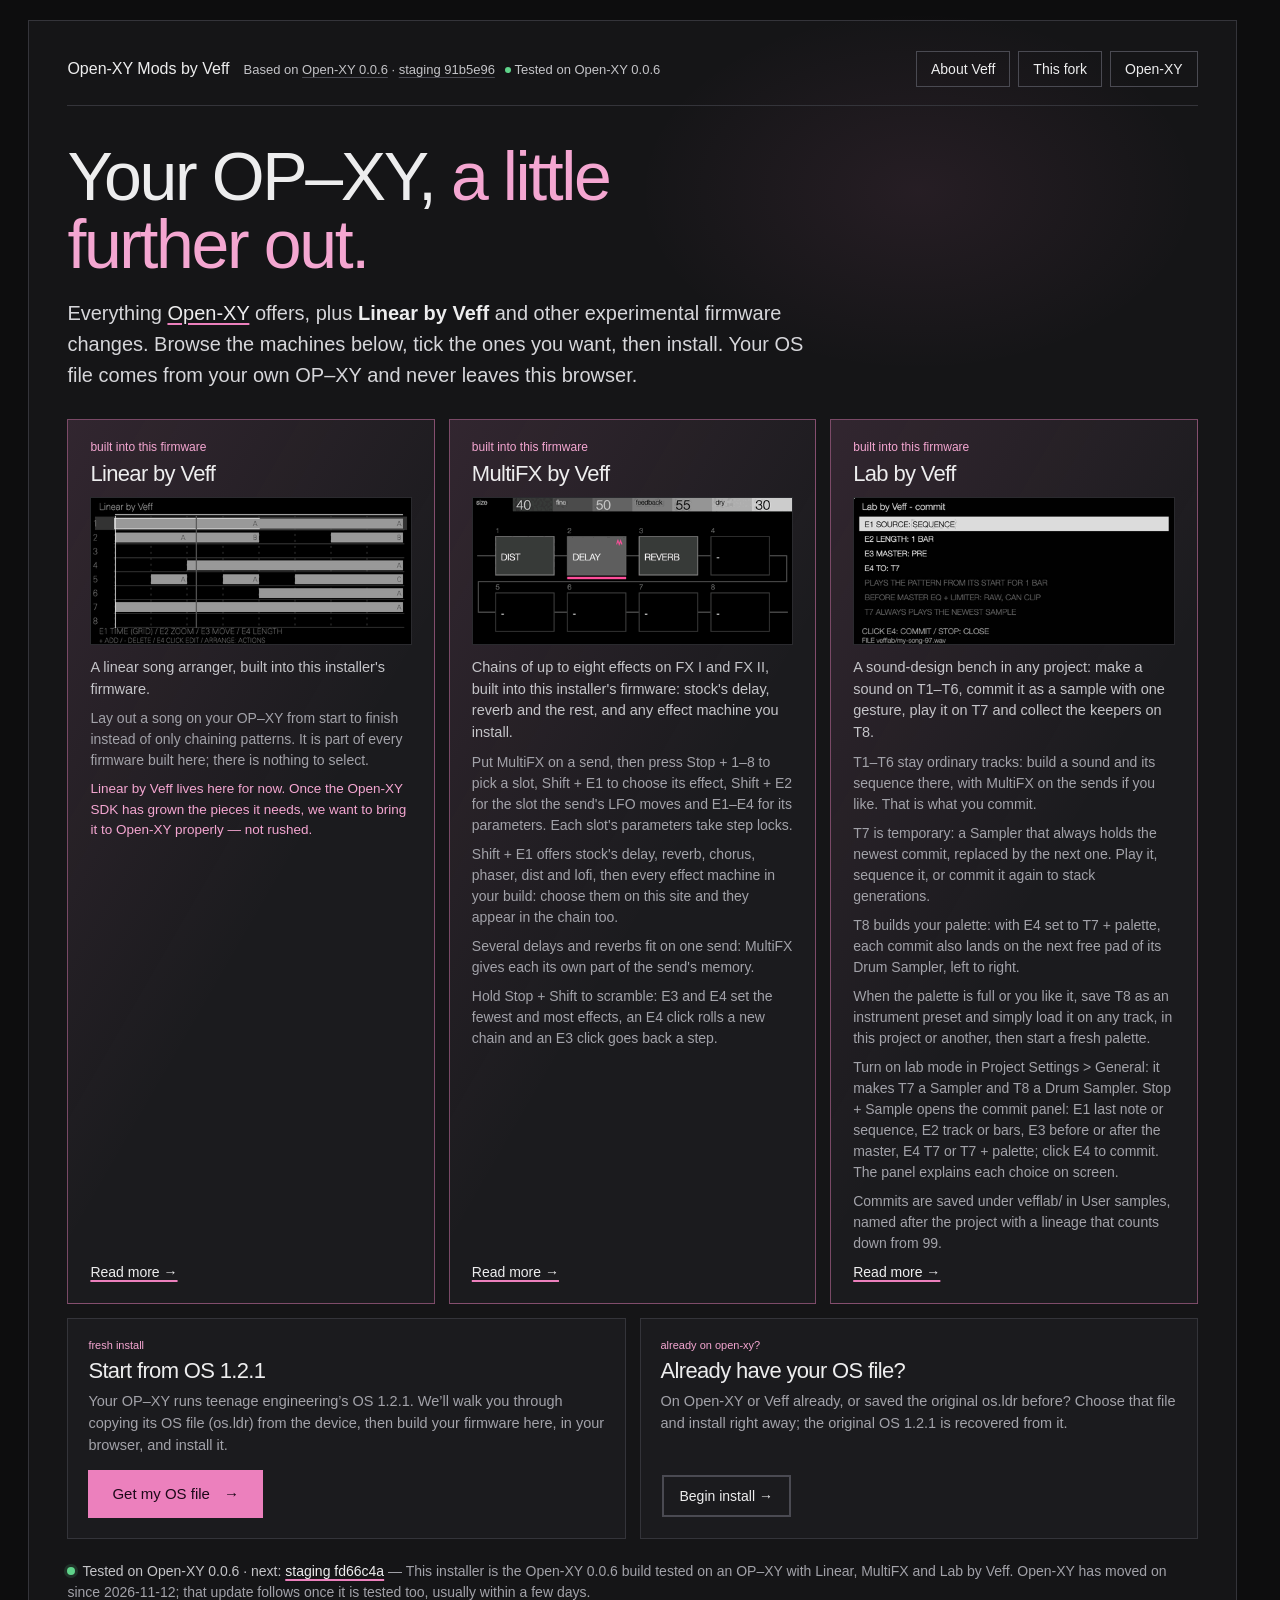
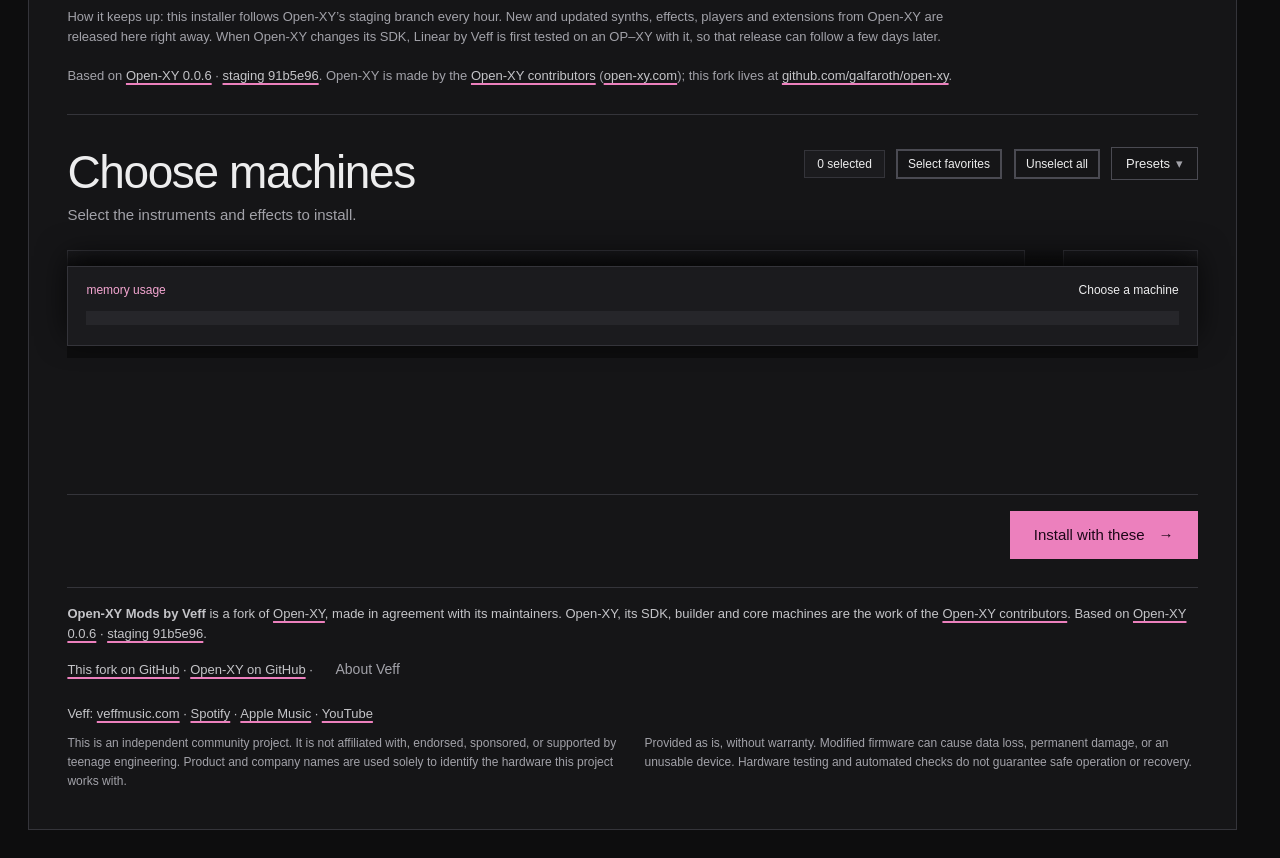
<file: index.html>
<!doctype html>
<html lang="en">
<meta charset="utf-8">
<meta name="viewport" content="width=device-width,initial-scale=1">
<meta name="color-scheme" content="dark">
<meta name="theme-color" content="#0d0d0e">
<meta http-equiv="Content-Security-Policy" content="default-src 'none'; script-src 'self' blob: 'wasm-unsafe-eval'; style-src 'self' 'unsafe-inline'; img-src data: blob:; connect-src 'self'; base-uri 'none'; form-action 'none'">
<title>Open-XY Mods by Veff</title>
<meta name="description" content="Open-XY Mods by Veff: an Open-XY installer for the OP–XY with everything Open-XY offers, plus Linear by Veff and other experimental changes. Your firmware never leaves your browser.">
<!-- styles -->
<script type="module" crossorigin src="./assets/index-DRttSqKy.js"></script>
<link rel="stylesheet" crossorigin href="./assets/index-DgIkmvF_.css">

<body>
<main>
  <aside class="sidebar">
  <header class="masthead"><div class="brand"><span class="brand-mark" aria-hidden="true"></span><span class="brand-words"><strong class="brand-name">Open-XY Mods by Veff</strong><span class="brand-product">installer<span id="builder-version" class="brand-version"></span></span><span class="brand-base"><span data-veff-base></span> <span class="brand-sync" data-veff-sync="short"></span></span></span></div></header>
  <nav class="steps" id="phase-nav" hidden aria-label="Build progress">
    <button data-step="1" aria-current="step"><span class="nav-icon" data-icon="firmware"></span><span><b>01</b>OS</span></button>
    <button data-step="2" disabled><span class="nav-icon" data-icon="machines"></span><span><b>02</b>Machines</span></button>
    <button data-step="3" disabled><span class="nav-icon" data-icon="controls"></span><span><b>03</b>Extensions</span></button>
    <button data-step="4" disabled><span class="nav-icon" data-icon="install"></span><span><b>04</b>Install</span></button>
  </nav>
  <div id="install-summary" class="install-summary" hidden><button type="button" id="install-change" class="text-button" aria-label="Back to the catalog to change the selection">← Change selection</button><span id="install-summary-text"></span></div>
  <nav class="source-links" aria-label="Projects"><button type="button" class="source-link about-open" data-about-open hidden>About Veff</button><a class="source-link" href="https://github.com/galfaroth/open-xy" target="_blank" rel="noopener noreferrer">This fork</a><a class="source-link" href="https://github.com/etcetc000/open-xy" target="_blank" rel="noopener noreferrer">Open-XY</a></nav>
  </aside>
  <div class="main-stage">
  <section id="browser-gate" class="panel browser-notice" aria-labelledby="browser-notice-title">
    <span class="eyebrow">Before you start</span>
    <h1 id="browser-notice-title" tabindex="-1">Use a compatible desktop browser.</h1>
    <p>This guide needs Web MIDI for device setup and WebUSB for file transfers on Mac. Desktop Chrome, Edge and Opera support both.</p>
    <p id="browser-blocked" role="alert" hidden>This browser doesn’t expose both required features, or you’re using a mobile device. Open this page in a compatible browser on your computer. <a href="https://www.google.com/chrome/" target="_blank" rel="noopener noreferrer">Get Chrome</a></p>
    <noscript><p>JavaScript is required to check your browser and use the builder.</p></noscript>
    <button type="button" class="text-button gate-browse" data-browse hidden>← Back to the machines</button>
  </section>
  <section id="risk-gate" class="panel risk-notice" aria-labelledby="risk-title" hidden>
    <span class="eyebrow">Before you start</span>
    <h1 id="risk-title" tabindex="-1">Before you modify your OP–XY</h1>
    <p>This is experimental, unofficial software for modifying your device's firmware.</p>
    <p>Modified firmware can cause data loss, permanent hardware damage, or make your device unusable ("bricking"). Recovery is not guaranteed.</p>
    <p>This site and its software are independent of teenage engineering and are not affiliated with, endorsed, sponsored, or supported by teenage engineering.</p>
    <p>The software is provided as is, without warranty. Proceed only if you understand and accept these risks. Back up any device content you want to keep before installing modified firmware.</p>
    <form id="risk-form">
      <label class="risk-accept"><input id="risk-acknowledgement" type="checkbox" required disabled><span>I have read this notice, understand the risks, and accept responsibility for proceeding and for any resulting damage or data loss.</span></label>
      <button id="risk-continue" class="primary" type="submit" disabled>Continue to builder</button>
    </form>
    <noscript><p>JavaScript is required to acknowledge this notice and use the builder.</p></noscript>
    <button type="button" class="text-button gate-browse" data-browse hidden>← Back to the machines</button>
  </section>
  <div id="builder-workspace" hidden inert>
  <p id="status" role="status" aria-live="polite">Loading machines…</p>
  <section data-page="1" class="input-page" aria-labelledby="input-title">
    <div class="page-header"><div><span class="eyebrow">Step 1 of 4 · OS</span><h1 id="input-title" class="sr-only" tabindex="-1">Choose OS</h1></div></div>
    <!-- Step 1 screens share the guide's layout: the OP–XY on the left, the step on the right. -->
    <!-- The OS version comes first: an open-xy OS made from an older OS is not 1.2.1. -->
    <section id="os-version" class="panel flow-shell step-screen" aria-labelledby="os-version-title">
      <div class="flow-body"><div class="flow-visual" data-device-art></div><div class="flow-copy">
        <h2 id="os-version-title" tabindex="-1">Is your OP–XY on OS 1.2.1?</h2>
        <p>open-xy builds only from teenage engineering’s OS 1.2.1. An open-xy OS made from an older OS does not count: if your OP–XY shows OPEN at startup, it must end in 1.2.1.</p>
        <div class="flow-actions"><button id="os-version-yes" class="primary">Yes, it’s on 1.2.1</button><button id="os-version-no" class="secondary">No, or I’m not sure</button></div>
      </div></div>
    </section>
    <section id="os-update" class="panel flow-shell step-screen" aria-labelledby="os-update-title" hidden>
      <div class="flow-body"><div class="flow-visual" data-device-art></div><div class="flow-copy">
        <h2 id="os-update-title" tabindex="-1">Install OS 1.2.1 first.</h2>
        <p>Install it with teenage engineering’s updater, as for any OS update. It keeps your projects and replaces an open-xy OS.</p>
        <p><a href="https://teenage.engineering/_software/op-xy/opxy_firmware_1_2_1.tfw" target="_blank" rel="noopener noreferrer">Download official OS 1.2.1 (.tfw)</a> · <a href="https://teenage.engineering/guides/op-xy/te-boot" target="_blank" rel="noopener noreferrer">Official installation guide</a></p>
        <div class="flow-actions"><button id="os-update-done" class="primary">It’s on 1.2.1 now</button></div>
        <div class="flow-navigation"><button id="os-update-back" class="text-button">← Back</button></div>
      </div></div>
    </section>
    <section id="computer-choice" class="panel flow-shell step-screen" aria-labelledby="computer-title" hidden>
      <div class="flow-body"><div class="flow-visual" data-device-art></div><div class="flow-copy">
        <h2 id="computer-title" tabindex="-1">Which computer are you using?</h2>
        <p>Choose your computer so we can show the right file transfer steps.</p>
        <div class="flow-actions"><button id="source-mac" class="primary">Mac</button><button id="source-windows" class="secondary">Windows</button></div>
      </div></div>
    </section>
    <section id="source-start" class="panel flow-shell step-screen" aria-labelledby="source-title" hidden>
      <div class="flow-body"><div id="source-device-art" class="flow-visual" data-device-art></div><div class="flow-copy">
        <h2 id="source-title" tabindex="-1">Start with your OP–XY’s OS file.</h2>
        <p class="os-note"><strong>This is not the .tfw update file teenage engineering hosts on its site.</strong> It is the OS file, os.ldr, that your OP–XY keeps on itself. Copy it from your device.</p>
        <div class="flow-actions"><button id="source-device" class="primary">Help me get the OS file</button><button id="source-local" class="secondary">I already have the OS file</button></div>
        <div class="flow-navigation"><button id="source-computer-change" class="text-button">Change computer</button></div>
      </div></div>
    </section>
    <div id="source-flow-host" class="flow-shell"></div>
    <section id="file-panel" class="panel flow-shell step-screen" aria-labelledby="files-title" hidden>
    <div class="flow-body"><div class="flow-visual" data-device-art></div><div class="flow-copy file-panel">
    <h2 id="files-title" tabindex="-1">Choose your OS file.</h2>
    <label class="drop" id="firmware-drop"><span class="file-icon" data-icon="firmware" aria-hidden="true"></span><strong>Choose OS</strong><span>or drop os.ldr here</span><input id="firmware" type="file" accept=".ldr" aria-label="Choose OS"></label>
    <p id="firmware-result" class="file-result" role="status" aria-live="polite">OP–XY OS 1.2.1 · original or open-xy</p>
    <button id="firmware-replace" class="file-button" hidden>Choose a different OS file</button>
    <a id="source-backup" class="file-button" download="os.ldr" hidden>Save a backup of the original OS</a>
    <p id="files-note" class="os-note"><strong>This is not the .tfw update file teenage engineering hosts on its site.</strong> It is the OS file, os.ldr, that your OP–XY keeps on itself. Copy it from your device.</p>
    <details><summary>Load your layout.json</summary><input id="restore" type="file" accept=".json" aria-label="Load your layout.json: your machines keep their numbers"></details>
    </div></div>
    </section>
    <div id="file-actions" class="actions flow-shell" hidden><button id="files-back" class="secondary">← Back</button><button id="choose" class="primary" disabled>Choose machines <span aria-hidden="true">→</span></button></div>
  </section>
  <section data-page="2" hidden aria-labelledby="machines-title">
    <section id="veff-intro" class="veff-intro" aria-labelledby="veff-intro-title" hidden>
      <div class="veff-top">
        <div class="veff-brand"><strong class="veff-brand-name">Open-XY Mods by Veff</strong><span class="veff-brand-base"><span data-veff-base></span> <span class="brand-sync" data-veff-sync="short"></span></span></div>
        <nav class="veff-links" aria-label="About and projects"><button type="button" class="text-button about-open" data-about-open hidden>About Veff</button><a href="https://github.com/galfaroth/open-xy" target="_blank" rel="noopener noreferrer">This fork</a><a href="https://github.com/etcetc000/open-xy" target="_blank" rel="noopener noreferrer">Open-XY</a></nav>
      </div>
      <h2 id="veff-intro-title" class="veff-title">Your OP–XY, <span class="veff-hl">a little further out.</span></h2>
      <p class="veff-lead">Everything <a href="https://beta.open-xy.com" target="_blank" rel="noopener noreferrer">Open-XY</a> offers, plus <strong>Linear by Veff</strong> and other experimental firmware changes. Browse the machines below, tick the ones you want, then install. Your OS file comes from your own OP–XY and never leaves this browser.</p>
      <div class="veff-paths">
        <div class="path-card path-feature" data-veff-features="full"></div>
        <article class="path-card"><span class="path-tag">Fresh install</span><h3>Start from OS 1.2.1</h3><p>Your OP–XY runs teenage engineering’s OS 1.2.1. We’ll walk you through copying its OS file (os.ldr) from the device, then build your firmware here, in your browser, and install it.</p><button type="button" id="path-install" class="primary">Get my OS file <span aria-hidden="true">→</span></button></article>
        <article class="path-card"><span class="path-tag">Already on Open-XY?</span><h3>Already have your OS file?</h3><p>On Open-XY or Veff already, or saved the original os.ldr before? Choose that file and install right away; the original OS 1.2.1 is recovered from it.</p><button type="button" id="path-direct" class="secondary">Begin install <span aria-hidden="true">→</span></button></article>
      </div>
      <div class="veff-sync"><p class="veff-sync-state" data-veff-sync></p>
        <p class="veff-sync-how">How it keeps up: this installer follows Open-XY’s staging branch every hour. New and updated synths, effects, players and extensions from Open-XY are released here right away. When Open-XY changes its SDK, Linear by Veff is first tested on an OP–XY with it, so that release can follow a few days later.</p></div>
      <p class="veff-credit"><span data-veff-base></span>. Open-XY is made by the <a href="https://github.com/etcetc000/open-xy/graphs/contributors" target="_blank" rel="noopener noreferrer">Open-XY contributors</a> (<a href="https://open-xy.com" target="_blank" rel="noopener noreferrer">open-xy.com</a>); this fork lives at <a href="https://github.com/galfaroth/open-xy" target="_blank" rel="noopener noreferrer">github.com/galfaroth/open-xy</a>.</p>
    </section>
    <div class="page-header"><div><span class="eyebrow">Step 2 of 4 · Choose machines</span><h1 id="machines-title" tabindex="-1">Choose machines</h1><p>Select the instruments and effects to install.</p></div><div class="selection-tools"><span id="selection-count" class="counter">0 selected</span><button type="button" id="select-favorites" class="secondary compact" data-catalog-tool hidden>Select favorites</button><button type="button" id="unselect-all" class="secondary compact" data-catalog-tool hidden>Unselect all</button>
      <details id="machine-presets" class="presets"><summary>Presets</summary>
        <div class="presets-panel">
          <p id="presets-empty" class="presets-note">Save the machines you’ve selected to choose them again in one step.</p>
          <ul id="presets-list" class="presets-list" aria-label="Saved presets"></ul>
          <form id="preset-form" class="preset-form"><input id="preset-name" type="text" maxlength="40" placeholder="Preset name" aria-label="Preset name" autocomplete="off" spellcheck="false"><button type="submit" class="secondary">Save selection</button></form>
          <p id="preset-message" class="presets-note" role="status" aria-live="polite"></p>
          <p class="presets-note">Kept in this browser only.</p>
        </div>
      </details></div></div>
    <aside id="veff-featured" class="veff-featured" aria-label="Built into this firmware" hidden><div data-veff-features></div></aside>
    <div id="machine-workspace" class="workspace machine-workspace">
      <div class="browse-column"><div class="browse" role="search" aria-label="Find machines">
        <div class="browse-row"><input id="machine-search" type="search" placeholder="Search by name, author or keyword" aria-label="Search machines" autocomplete="off" spellcheck="false">
          <label class="browse-sort"><span>Sort</span><select id="machine-sort" aria-label="Sort machines"><option value="featured">Open-XY first</option><option value="name">Name</option><option value="author">Author</option><option value="kind">Kind</option></select></label></div>
        <div class="filters" role="group" aria-label="Filter machines by kind"><button data-filter="all" aria-pressed="true">All</button><button data-filter="synth" aria-pressed="false">Synths</button><button data-filter="drum" aria-pressed="false">Drums</button><button data-filter="sample" aria-pressed="false">Samplers</button><button data-filter="effect" aria-pressed="false">Effects</button><button data-filter="player" aria-pressed="false">Players</button><button data-filter="extension" aria-pressed="false" data-catalog-only hidden>Extensions</button><button id="favorites-filter" class="favorites-filter" aria-pressed="false"><span aria-hidden="true">★</span> Favorites</button></div>
        <div id="keyword-filters" class="keyword-filters" role="group" aria-label="Filter machines by keyword" hidden></div>
        <p id="browse-result" class="browse-result" role="status" aria-live="polite"></p>
      </div><div id="machines" class="machine-list"></div><div id="machine-capacity-host"><section id="selection-capacity" class="capacity" aria-label="Memory"><div class="capacity-heading"><h2>Memory usage</h2><strong id="room-value">Choose a machine</strong></div><div class="memory-bar" tabindex="0" aria-describedby="memory-breakdown"><div id="memory-map" class="memory-map" role="img" aria-label="Memory used by each machine"></div><div id="memory-breakdown" class="memory-breakdown" role="tooltip"><div id="memory-legend" class="memory-legend"></div><dl id="capacity-details" class="machine-facts"></dl><p id="capacity-foot" class="capacity-foot">CPU load is not measured</p></div></div><div id="expanded-memory-option" class="memory-expand" hidden><input id="expanded-memory" type="checkbox" aria-describedby="expanded-memory-note"><div><label for="expanded-memory" class="memory-expand-name"><span>Use <span id="expanded-memory-size">4 MiB</span> for machines</span> <span class="tag">Experimental</span></label><p id="expanded-memory-note" class="memory-expand-note">This is experimental and may be unstable: the OS can freeze or restart if it runs out.</p></div></div></section></div></div>
      <aside class="inspector machine-inspector" aria-label="Machine details">
        <div class="detail-bar"><button id="detail-back" type="button" class="secondary detail-back">← All machines</button><button id="detail-select" type="button" class="primary detail-select" aria-pressed="false">Add to install</button></div>
        <div class="detail-media"><div class="preview-space"><div id="art-preview" class="art-preview"></div></div><p id="art-caption" class="caption"></p>
        <details id="preview-controls-panel" class="preview-options">
          <summary>Play it in the browser</summary>
          <div class="preview-options-body"><div id="controls" class="controls"></div><div id="audition-controls" class="audition-controls" aria-label="Sound preview"></div></div>
        </details></div>
        <div class="detail-info"><div class="summary-space"><div id="machine-summary"><div class="inspector-top"><span id="detail-kind" class="eyebrow detail-kind">Synth</span><span class="inspector-tags"><span class="tag detail-cpu-high" hidden>CPU-high</span><span class="tag">Experimental</span></span></div><h2 id="detail-name" class="detail-name"></h2><p id="detail-description" class="detail-description"></p><p id="detail-keywords" class="detail-keywords"></p><p id="detail-source" class="detail-source"></p><p id="community-notice" class="community-notice" hidden>Community machines aren’t officially supported by the Open-XY SDK. Use at your own risk; instability or unexpected audio may occur.</p></div></div>
        <div id="detail-veff" class="detail-veff" hidden></div>
        <section class="detail-section" aria-labelledby="detail-controls-title"><h3 id="detail-controls-title">Controls</h3><div id="detail-controls-list"></div></section>
        <section class="detail-section" aria-labelledby="detail-help-title"><h3 id="detail-help-title">How to use it</h3><div id="detail-help-text" class="detail-help"></div></section>
        <details class="detail-facts"><summary>Machine details</summary><dl class="machine-facts" id="machine-facts"></dl></details></div>
      </aside>
    </div>

    <div class="actions"><button data-step="1" class="secondary">← OS</button><button id="choose-extensions" class="primary" disabled>Choose extensions <span aria-hidden="true">→</span></button><button type="button" id="browse-install" class="primary browse-install">Install with these <span aria-hidden="true">→</span></button></div>
  </section>
  <section data-page="3" hidden aria-labelledby="extensions-title">
    <div class="page-header"><div><span class="eyebrow">Step 3 of 4 · Extensions</span><h1 id="extensions-title" tabindex="-1">Choose extensions</h1><p>Choose optional changes to your OP–XY’s look and workflow.</p></div><span id="extension-count" class="counter">None selected</span></div>
    <div class="workspace extension-workspace">
      <div class="extension-list-column"><div id="graphics-extension" class="machine graphics-extension">
        <label class="graphics-extension-check"><input id="grayscale-graphics" type="checkbox" aria-label="Grayscale machine graphics" aria-describedby="graphics-note"></label>
        <span class="machine-icon" data-icon="settings"></span>
        <div class="graphics-extension-copy"><label for="grayscale-graphics" class="graphics-extension-name">Grayscale machine graphics</label>
          <p id="graphics-note">Changes all selected custom machine screens to grayscale. Stock screens and grayscale designs stay unchanged.</p>
          <div class="graphics-extension-actions"><button id="preview-selected" type="button" class="secondary preview-selected" aria-haspopup="dialog" disabled>Configure</button><span id="graphics-overrides-count" aria-live="polite">All machines use the default.</span></div>
        </div>
      </div><div id="extensions" class="machine-list"></div><p id="extensions-empty" hidden>No other extensions are available in this collection.</p><div id="extension-capacity-host"></div></div>
      <aside class="inspector extension-inspector" aria-label="Extension details">
        <div id="extension-details"><div class="inspector-top"><span class="eyebrow">Extension</span><span class="tag">Experimental</span></div><h2 id="extension-name"></h2><p id="extension-description" class="detail-description"></p><p id="extension-note" class="extension-note"></p></div>
        <section class="selection-summary" aria-label="Your firmware"><h3>Your firmware</h3><dl id="build-selection" class="machine-facts"></dl><p id="extension-memory" class="caption" role="status"></p></section>
      </aside>
    </div>
    <div class="actions"><button data-step="2" class="secondary">← Machines</button><button id="build" class="primary" disabled>Build firmware <span aria-hidden="true">→</span></button></div>
  </section>
  <div id="capacity-toast" class="capacity-toast" role="alert" hidden></div>
  <dialog id="linear-guide" class="about-veff linear-guide" aria-labelledby="linear-guide-title"></dialog>
  <dialog id="about-veff" class="about-veff" aria-labelledby="about-veff-title"></dialog>
  <dialog id="selected-previews" aria-labelledby="selected-previews-title" aria-describedby="selected-previews-note">
    <div class="selected-previews-heading"><div class="selected-previews-title-group"><h2 id="selected-previews-title">Machine graphics</h2><span id="selected-previews-count"></span></div><button id="close-selected-previews" type="button" class="secondary" autofocus>Done</button></div>
    <div class="graphics-bulk-actions" role="group" aria-label="Apply graphics to all selected machines">
      <button id="graphics-all-grayscale" type="button" class="secondary">Make all grayscale</button>
      <button id="graphics-all-original" type="button" class="secondary">Restore all originals</button>
    </div>
    <p id="selected-previews-note">Change all machines together, or customize each below.</p>
    <div id="selected-previews-list" class="selected-previews-list"></div>
    <p class="selected-previews-footnote">Your choices apply to the build. Previews are static and silent.</p>
    <details class="graphics-example-disclosure"><summary>Comparison examples</summary>
    <section class="graphics-examples" aria-labelledby="graphics-examples-title">
      <h2 id="graphics-examples-title">Compare the look</h2>
      <div id="graphics-examples"></div>
      <p class="examples-note">Illustrative screens. Your machines may provide their own grayscale designs.</p>
    </section>
    </details>
  </dialog>
  <section data-page="4" class="download-page" hidden aria-labelledby="download-title">
    <div class="page-header"><div><span class="eyebrow">Step 4 of 4 · Install</span><h1 id="download-title" tabindex="-1">Install</h1><p id="download-summary"></p><p id="download-graphics"></p></div></div>
    <div id="download-overview" class="download-overview flow-shell">
    <div class="download-card"><div id="bundle-art" tabindex="0" role="region" aria-label="Build ZIP contents"></div><h2>Ready to install</h2>
      <div id="route-choice" class="route-choice"><p id="route-title">Which computer will you install from?</p><div class="route-options">
        <button type="button" id="route-mac" class="route-option"><strong>Mac <span aria-hidden="true">→</span></strong><span id="route-mac-note"></span></button>
        <a id="download" class="route-option" download="open-xy.zip"><strong>Windows <span aria-hidden="true">↓</span></strong><span>Downloads the ZIP. Copy it with File Explorer.</span></a>
      </div><button id="route-change" class="text-button" hidden>Change computer</button></div></div>
    <p class="qualification">Checks passed. This combination hasn’t been tested on a device, so CPU load and recovery aren’t guaranteed.</p>
    <details><summary>What was checked</summary><ul><li>Your OS file matched OP–XY OS 1.2.1 exactly</li><li>Only the reviewed changes were made, and the machines fit their memory</li><li>The original OS can be rebuilt from the new one</li></ul><p id="output-hash" class="hash"></p></details>
    </div>
    <div id="install-flow-host" class="flow-shell"></div>
    <div id="download-actions" class="actions flow-shell"><button data-step="3" class="secondary">← Extensions</button><button id="save-layout" class="secondary">Save layout</button></div>
  </section>
  </div>
  <footer>
      <div class="footer-credit">
        <p><strong>Open-XY Mods by Veff</strong> is a fork of <a href="https://open-xy.com" target="_blank" rel="noopener noreferrer">Open-XY</a>, made in agreement with its maintainers. Open-XY, its SDK, builder and core machines are the work of the <a href="https://github.com/etcetc000/open-xy/graphs/contributors" target="_blank" rel="noopener noreferrer">Open-XY contributors</a>. <span data-veff-base></span>.</p>
        <p><a href="https://github.com/galfaroth/open-xy" target="_blank" rel="noopener noreferrer">This fork on GitHub</a> · <a href="https://github.com/etcetc000/open-xy" target="_blank" rel="noopener noreferrer">Open-XY on GitHub</a> · <button type="button" class="text-button about-open" data-about-open hidden>About Veff</button></p>
        <p class="about-links-footer" data-about-links hidden></p>
      </div>
      <div class="footer-copy">
        <p>This is an independent community project. It is not affiliated with, endorsed, sponsored, or supported by teenage engineering. Product and company names are used solely to identify the hardware this project works with.</p>
        <p>Provided as is, without warranty. Modified firmware can cause data loss, permanent damage, or an unusable device. Hardware testing and automated checks do not guarantee safe operation or recovery.</p>
      </div>
    <details class="notices" hidden><summary>Software notices</summary><pre id="notices"></pre></details>
  </footer>
  </div>
</main>
<section id="device-flow" class="panel" aria-labelledby="flow-title" hidden>
  <span id="flow-progress" class="eyebrow"></span>
  <div class="flow-body">
  <div id="flow-visual" class="flow-visual"></div>
  <div class="flow-copy">
  <h2 id="flow-title" tabindex="-1"></h2>
  <p id="flow-preview-note" hidden>Preview only. Build firmware in the builder to send files to your OP–XY.</p>
  <p id="flow-detail"></p>
  <ol id="flow-instructions" class="instruction-list" hidden></ol>
  <div id="recovery-downloads" hidden>
    <p><a href="https://teenage.engineering/_software/op-xy/opxy_firmware_1_2_1.tfw" target="_blank" rel="noopener noreferrer">Download official OS 1.2.1 (.tfw)</a> · <a href="https://teenage.engineering/guides/op-xy/te-boot" target="_blank" rel="noopener noreferrer">Official installation guide</a></p>
    <button id="recovery-disable-again" class="secondary">Dev menu still visible · Disable again</button>
  </div>
  <aside id="flow-missing-os" class="install-reminder" aria-labelledby="missing-os-title" hidden>
    <h3 id="missing-os-title">Connected, but can’t find os.ldr?</h3>
    <p>On rare occasions, a factory reset or initialization can leave your OP–XY without the original os.ldr file. Disable the dev menu, reinstall OS 1.2.1 with the dev menu disabled, then try again.</p>
    <button id="missing-os-help" class="primary">The OS file is missing · Help me recover it</button>
  </aside>
  <aside id="flow-copy-reminder" class="install-reminder" aria-labelledby="copy-reminder-title" hidden>
    <h3 id="copy-reminder-title">Yes, copy to the ROOT folder.</h3>
    <p>Copy the extracted ZIP’s contents to the top level of your OP–XY. Do not put these files back in <code>upgrade/firmware/blackfin/bin</code>.</p>
    <p><strong>Replace existing files if prompted.</strong></p>
  </aside>
  <aside id="flow-install-reminder" class="install-reminder" aria-labelledby="install-reminder-title" hidden>
    <h3 id="install-reminder-title">You are not done yet!</h3>
    <p>Copying the files does not finish installation. Continue through the next steps to install the OS before restarting.</p>
  </aside>
  <details id="flow-file-details" hidden><summary>File locations</summary><div id="flow-files"></div></details>
  <section id="mtp-panel" class="direct-copy" aria-labelledby="mtp-title" hidden>
    <h3 id="mtp-title" class="sr-only">Sending to your OP–XY</h3>
    <div id="mtp-sending" hidden><div class="transfer-bar"><span id="mtp-bar"></span></div><p id="mtp-progress" class="file-result"></p><p id="mtp-current" class="transfer-current"></p></div>
    <ol id="mtp-log" class="transfer-log" aria-label="Transfer log" aria-live="polite" hidden></ol>
  </section>
  <details id="mtp-faq" hidden><summary>MTP troubleshooting FAQ</summary>
    <h3>Did installing soundpacks cause this?</h3>
    <p>We don’t know. Persistent failures were reported with soundpacks installed, but that does not establish a cause. Removing soundpacks has not been verified as a fix.</p>
    <h3>Field Kit and OpenMTP both fail. What next?</h3>
    <p>The fresh-install guide walks you through formatting the drive and reinstalling official OS 1.2.1 before installing Open-XY. Back up your files first: formatting erases the drive. This resolved a reported MTP problem, but is not a guaranteed fix.</p>
    <h3>MTP works, but the original OS file is missing.</h3>
    <p>This is a separate problem. Return to the OS-copy step and select “The OS file is missing · Help me recover it”. That guide reinstalls the official OS without directing you to format the drive.</p>
    <h3>Where do the new build files go?</h3>
    <p>Copy <code>os.ldr</code> to the root and merge <code>content/</code> into the root’s content folder. After copying, follow the write-OS steps; copying alone does not install firmware.</p>
  </details>
  <div id="flow-actions" class="flow-actions"></div>
  <button type="button" id="mtp-help-button" class="secondary mtp-help-button" hidden>I’m having trouble connecting to MTP</button>
  <p id="dev-status" role="status" aria-live="polite"></p>
  <button type="button" id="dev-cancel" hidden>Cancel connection</button>
  <details id="connection-help" hidden><summary>Connection help</summary><p>Use a compatible desktop browser, such as Chrome or Edge. Close other MIDI apps. If this page cannot get MIDI permission, use the <a href="https://bagofwaffles.github.io/ferret/op-xy/" target="_blank" rel="noopener noreferrer">hosted Ferret tool</a>, then check the menu here again.</p><div id="midi-diagnostics" hidden><p>MIDI ports reported by this browser at the last connection attempt:</p><pre id="midi-ports"></pre></div><p class="attribution"><a href="https://github.com/bagofwaffles/ferret" target="_blank" rel="noopener noreferrer">Ferret by Bag of Waffles</a> · MIT license</p></details>
  <div class="flow-navigation"><button id="flow-back" class="secondary">← Back</button><button id="flow-exit" class="text-button">Back to file choice</button><a id="flow-download" class="file-button" download="open-xy.zip" hidden>Download ZIP</a></div>
  </div>
  </div>
</section>
<script id="kit-data" type="application/json"></script>
</body></html>
</file>
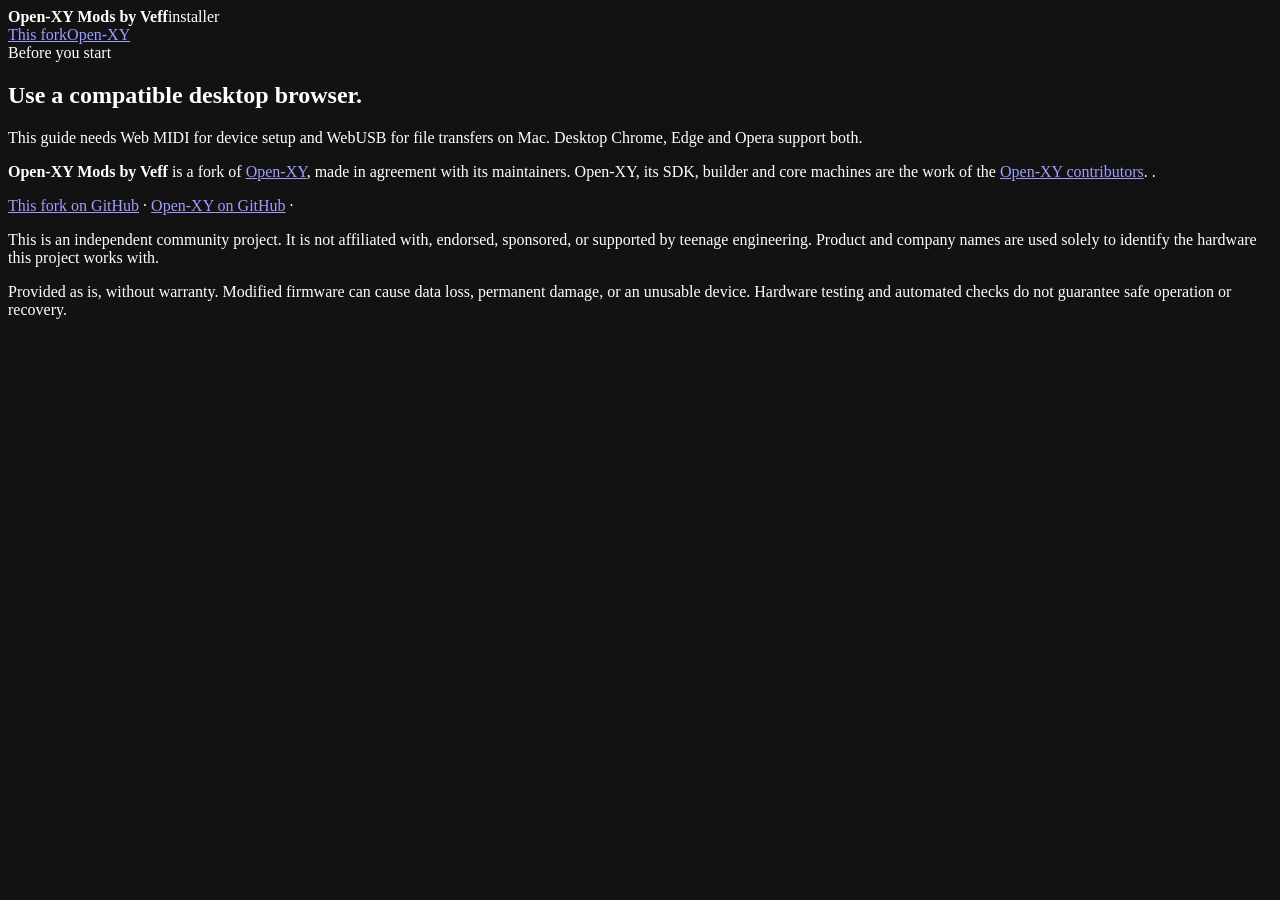
<file: builder/index.html>
<!doctype html>
<html lang="en">
<meta charset="utf-8">
<meta name="viewport" content="width=device-width,initial-scale=1">
<meta name="color-scheme" content="dark">
<meta name="theme-color" content="#0d0d0e">
<meta http-equiv="Content-Security-Policy" content="default-src 'none'; script-src 'unsafe-inline' data: 'wasm-unsafe-eval'; style-src 'unsafe-inline'; img-src data: blob:; connect-src 'none'; base-uri 'none'; form-action 'none'">
<title>Open-XY Mods by Veff</title>
<meta name="description" content="Open-XY Mods by Veff: an Open-XY installer for the OP–XY with everything Open-XY offers, plus Linear by Veff and other experimental changes. Your firmware never leaves your browser.">
<!-- styles -->
<body>
<main>
  <aside class="sidebar">
  <header class="masthead"><div class="brand"><span class="brand-mark" aria-hidden="true"></span><span class="brand-words"><strong class="brand-name">Open-XY Mods by Veff</strong><span class="brand-product">installer<span id="builder-version" class="brand-version"></span></span><span class="brand-base"><span data-veff-base></span> <span class="brand-sync" data-veff-sync="short"></span></span></span></div></header>
  <nav class="steps" id="phase-nav" hidden aria-label="Build progress">
    <button data-step="1" aria-current="step"><span class="nav-icon" data-icon="firmware"></span><span><b>01</b>OS</span></button>
    <button data-step="2" disabled><span class="nav-icon" data-icon="machines"></span><span><b>02</b>Machines</span></button>
    <button data-step="3" disabled><span class="nav-icon" data-icon="controls"></span><span><b>03</b>Extensions</span></button>
    <button data-step="4" disabled><span class="nav-icon" data-icon="install"></span><span><b>04</b>Install</span></button>
  </nav>
  <div id="install-summary" class="install-summary" hidden><button type="button" id="install-change" class="text-button" aria-label="Back to the catalog to change the selection">← Change selection</button><span id="install-summary-text"></span></div>
  <nav class="source-links" aria-label="Projects"><button type="button" class="source-link about-open" data-about-open hidden>About Veff</button><a class="source-link" href="https://github.com/galfaroth/open-xy" target="_blank" rel="noopener noreferrer">This fork</a><a class="source-link" href="https://github.com/etcetc000/open-xy" target="_blank" rel="noopener noreferrer">Open-XY</a></nav>
  </aside>
  <div class="main-stage">
  <section id="browser-gate" class="panel browser-notice" aria-labelledby="browser-notice-title">
    <span class="eyebrow">Before you start</span>
    <h1 id="browser-notice-title" tabindex="-1">Use a compatible desktop browser.</h1>
    <p>This guide needs Web MIDI for device setup and WebUSB for file transfers on Mac. Desktop Chrome, Edge and Opera support both.</p>
    <p id="browser-blocked" role="alert" hidden>This browser doesn’t expose both required features, or you’re using a mobile device. Open this page in a compatible browser on your computer. <a href="https://www.google.com/chrome/" target="_blank" rel="noopener noreferrer">Get Chrome</a></p>
    <noscript><p>JavaScript is required to check your browser and use the builder.</p></noscript>
    <button type="button" class="text-button gate-browse" data-browse hidden>← Back to the machines</button>
  </section>
  <section id="risk-gate" class="panel risk-notice" aria-labelledby="risk-title" hidden>
    <span class="eyebrow">Before you start</span>
    <h1 id="risk-title" tabindex="-1">Before you modify your OP–XY</h1>
    <p>This is experimental, unofficial software for modifying your device's firmware.</p>
    <p>Modified firmware can cause data loss, permanent hardware damage, or make your device unusable ("bricking"). Recovery is not guaranteed.</p>
    <p>This site and its software are independent of teenage engineering and are not affiliated with, endorsed, sponsored, or supported by teenage engineering.</p>
    <p>The software is provided as is, without warranty. Proceed only if you understand and accept these risks. Back up any device content you want to keep before installing modified firmware.</p>
    <form id="risk-form">
      <label class="risk-accept"><input id="risk-acknowledgement" type="checkbox" required disabled><span>I have read this notice, understand the risks, and accept responsibility for proceeding and for any resulting damage or data loss.</span></label>
      <button id="risk-continue" class="primary" type="submit" disabled>Continue to builder</button>
    </form>
    <noscript><p>JavaScript is required to acknowledge this notice and use the builder.</p></noscript>
    <button type="button" class="text-button gate-browse" data-browse hidden>← Back to the machines</button>
  </section>
  <div id="builder-workspace" hidden inert>
  <p id="status" role="status" aria-live="polite">Loading machines…</p>
  <section data-page="1" class="input-page" aria-labelledby="input-title">
    <div class="page-header"><div><span class="eyebrow">Step 1 of 4 · OS</span><h1 id="input-title" class="sr-only" tabindex="-1">Choose OS</h1></div></div>
    <!-- Step 1 screens share the guide's layout: the OP–XY on the left, the step on the right. -->
    <!-- The OS version comes first: an open-xy OS made from an older OS is not 1.2.1. -->
    <section id="os-version" class="panel flow-shell step-screen" aria-labelledby="os-version-title">
      <div class="flow-body"><div class="flow-visual" data-device-art></div><div class="flow-copy">
        <h2 id="os-version-title" tabindex="-1">Is your OP–XY on OS 1.2.1?</h2>
        <p>open-xy builds only from teenage engineering’s OS 1.2.1. An open-xy OS made from an older OS does not count: if your OP–XY shows OPEN at startup, it must end in 1.2.1.</p>
        <div class="flow-actions"><button id="os-version-yes" class="primary">Yes, it’s on 1.2.1</button><button id="os-version-no" class="secondary">No, or I’m not sure</button></div>
      </div></div>
    </section>
    <section id="os-update" class="panel flow-shell step-screen" aria-labelledby="os-update-title" hidden>
      <div class="flow-body"><div class="flow-visual" data-device-art></div><div class="flow-copy">
        <h2 id="os-update-title" tabindex="-1">Install OS 1.2.1 first.</h2>
        <p>Install it with teenage engineering’s updater, as for any OS update. It keeps your projects and replaces an open-xy OS.</p>
        <p><a href="https://teenage.engineering/_software/op-xy/opxy_firmware_1_2_1.tfw" target="_blank" rel="noopener noreferrer">Download official OS 1.2.1 (.tfw)</a> · <a href="https://teenage.engineering/guides/op-xy/te-boot" target="_blank" rel="noopener noreferrer">Official installation guide</a></p>
        <div class="flow-actions"><button id="os-update-done" class="primary">It’s on 1.2.1 now</button></div>
        <div class="flow-navigation"><button id="os-update-back" class="text-button">← Back</button></div>
      </div></div>
    </section>
    <section id="computer-choice" class="panel flow-shell step-screen" aria-labelledby="computer-title" hidden>
      <div class="flow-body"><div class="flow-visual" data-device-art></div><div class="flow-copy">
        <h2 id="computer-title" tabindex="-1">Which computer are you using?</h2>
        <p>Choose your computer so we can show the right file transfer steps.</p>
        <div class="flow-actions"><button id="source-mac" class="primary">Mac</button><button id="source-windows" class="secondary">Windows</button></div>
      </div></div>
    </section>
    <section id="source-start" class="panel flow-shell step-screen" aria-labelledby="source-title" hidden>
      <div class="flow-body"><div id="source-device-art" class="flow-visual" data-device-art></div><div class="flow-copy">
        <h2 id="source-title" tabindex="-1">Start with your OP–XY’s OS file.</h2>
        <p class="os-note"><strong>This is not the .tfw update file teenage engineering hosts on its site.</strong> It is the OS file, os.ldr, that your OP–XY keeps on itself. Copy it from your device.</p>
        <div class="flow-actions"><button id="source-device" class="primary">Help me get the OS file</button><button id="source-local" class="secondary">I already have the OS file</button></div>
        <div class="flow-navigation"><button id="source-computer-change" class="text-button">Change computer</button></div>
      </div></div>
    </section>
    <div id="source-flow-host" class="flow-shell"></div>
    <section id="file-panel" class="panel flow-shell step-screen" aria-labelledby="files-title" hidden>
    <div class="flow-body"><div class="flow-visual" data-device-art></div><div class="flow-copy file-panel">
    <h2 id="files-title" tabindex="-1">Choose your OS file.</h2>
    <label class="drop" id="firmware-drop"><span class="file-icon" data-icon="firmware" aria-hidden="true"></span><strong>Choose OS</strong><span>or drop os.ldr here</span><input id="firmware" type="file" accept=".ldr" aria-label="Choose OS"></label>
    <p id="firmware-result" class="file-result" role="status" aria-live="polite">OP–XY OS 1.2.1 · original or open-xy</p>
    <button id="firmware-replace" class="file-button" hidden>Choose a different OS file</button>
    <a id="source-backup" class="file-button" download="os.ldr" hidden>Save a backup of the original OS</a>
    <p id="files-note" class="os-note"><strong>This is not the .tfw update file teenage engineering hosts on its site.</strong> It is the OS file, os.ldr, that your OP–XY keeps on itself. Copy it from your device.</p>
    <details><summary>Load your layout.json</summary><input id="restore" type="file" accept=".json" aria-label="Load your layout.json: your machines keep their numbers"></details>
    </div></div>
    </section>
    <div id="file-actions" class="actions flow-shell" hidden><button id="files-back" class="secondary">← Back</button><button id="choose" class="primary" disabled>Choose machines <span aria-hidden="true">→</span></button></div>
  </section>
  <section data-page="2" hidden aria-labelledby="machines-title">
    <section id="veff-intro" class="veff-intro" aria-labelledby="veff-intro-title" hidden>
      <div class="veff-top">
        <div class="veff-brand"><strong class="veff-brand-name">Open-XY Mods by Veff</strong><span class="veff-brand-base"><span data-veff-base></span> <span class="brand-sync" data-veff-sync="short"></span></span></div>
        <nav class="veff-links" aria-label="About and projects"><button type="button" class="text-button about-open" data-about-open hidden>About Veff</button><a href="https://github.com/galfaroth/open-xy" target="_blank" rel="noopener noreferrer">This fork</a><a href="https://github.com/etcetc000/open-xy" target="_blank" rel="noopener noreferrer">Open-XY</a></nav>
      </div>
      <h2 id="veff-intro-title" class="veff-title">Your OP–XY, <span class="veff-hl">a little further out.</span></h2>
      <p class="veff-lead">Everything <a href="https://beta.open-xy.com" target="_blank" rel="noopener noreferrer">Open-XY</a> offers, plus <strong>Linear by Veff</strong> and other experimental firmware changes. Browse the machines below, tick the ones you want, then install. Your OS file comes from your own OP–XY and never leaves this browser.</p>
      <div class="veff-paths">
        <div class="path-card path-feature" data-veff-features="full"></div>
        <article class="path-card"><span class="path-tag">Fresh install</span><h3>Start from OS 1.2.1</h3><p>Your OP–XY runs teenage engineering’s OS 1.2.1. We’ll walk you through copying its OS file (os.ldr) from the device, then build your firmware here, in your browser, and install it.</p><button type="button" id="path-install" class="primary">Get my OS file <span aria-hidden="true">→</span></button></article>
        <article class="path-card"><span class="path-tag">Already on Open-XY?</span><h3>Already have your OS file?</h3><p>On Open-XY or Veff already, or saved the original os.ldr before? Choose that file and install right away; the original OS 1.2.1 is recovered from it.</p><button type="button" id="path-direct" class="secondary">Begin install <span aria-hidden="true">→</span></button></article>
      </div>
      <div class="veff-sync"><p class="veff-sync-state" data-veff-sync></p>
        <p class="veff-sync-how">How it keeps up: this installer follows Open-XY’s staging branch every hour. New and updated synths, effects, players and extensions from Open-XY are released here right away. When Open-XY changes its SDK, Linear by Veff is first tested on an OP–XY with it, so that release can follow a few days later.</p></div>
      <p class="veff-credit"><span data-veff-base></span>. Open-XY is made by the <a href="https://github.com/etcetc000/open-xy/graphs/contributors" target="_blank" rel="noopener noreferrer">Open-XY contributors</a> (<a href="https://open-xy.com" target="_blank" rel="noopener noreferrer">open-xy.com</a>); this fork lives at <a href="https://github.com/galfaroth/open-xy" target="_blank" rel="noopener noreferrer">github.com/galfaroth/open-xy</a>.</p>
    </section>
    <div class="page-header"><div><span class="eyebrow">Step 2 of 4 · Choose machines</span><h1 id="machines-title" tabindex="-1">Choose machines</h1><p>Select the instruments and effects to install.</p></div><div class="selection-tools"><span id="selection-count" class="counter">0 selected</span><button type="button" id="select-favorites" class="secondary compact" data-catalog-tool hidden>Select favorites</button><button type="button" id="unselect-all" class="secondary compact" data-catalog-tool hidden>Unselect all</button>
      <details id="machine-presets" class="presets"><summary>Presets</summary>
        <div class="presets-panel">
          <p id="presets-empty" class="presets-note">Save the machines you’ve selected to choose them again in one step.</p>
          <ul id="presets-list" class="presets-list" aria-label="Saved presets"></ul>
          <form id="preset-form" class="preset-form"><input id="preset-name" type="text" maxlength="40" placeholder="Preset name" aria-label="Preset name" autocomplete="off" spellcheck="false"><button type="submit" class="secondary">Save selection</button></form>
          <p id="preset-message" class="presets-note" role="status" aria-live="polite"></p>
          <p class="presets-note">Kept in this browser only.</p>
        </div>
      </details></div></div>
    <aside id="veff-featured" class="veff-featured" aria-label="Built into this firmware" hidden><div data-veff-features></div></aside>
    <div id="machine-workspace" class="workspace machine-workspace">
      <div class="browse-column"><div class="browse" role="search" aria-label="Find machines">
        <div class="browse-row"><input id="machine-search" type="search" placeholder="Search by name, author or keyword" aria-label="Search machines" autocomplete="off" spellcheck="false">
          <label class="browse-sort"><span>Sort</span><select id="machine-sort" aria-label="Sort machines"><option value="featured">Open-XY first</option><option value="name">Name</option><option value="author">Author</option><option value="kind">Kind</option></select></label></div>
        <div class="filters" role="group" aria-label="Filter machines by kind"><button data-filter="all" aria-pressed="true">All</button><button data-filter="synth" aria-pressed="false">Synths</button><button data-filter="drum" aria-pressed="false">Drums</button><button data-filter="sample" aria-pressed="false">Samplers</button><button data-filter="effect" aria-pressed="false">Effects</button><button data-filter="player" aria-pressed="false">Players</button><button data-filter="extension" aria-pressed="false" data-catalog-only hidden>Extensions</button><button id="favorites-filter" class="favorites-filter" aria-pressed="false"><span aria-hidden="true">★</span> Favorites</button></div>
        <div id="keyword-filters" class="keyword-filters" role="group" aria-label="Filter machines by keyword" hidden></div>
        <p id="browse-result" class="browse-result" role="status" aria-live="polite"></p>
      </div><div id="machines" class="machine-list"></div><div id="machine-capacity-host"><section id="selection-capacity" class="capacity" aria-label="Memory"><div class="capacity-heading"><h2>Memory usage</h2><strong id="room-value">Choose a machine</strong></div><div class="memory-bar" tabindex="0" aria-describedby="memory-breakdown"><div id="memory-map" class="memory-map" role="img" aria-label="Memory used by each machine"></div><div id="memory-breakdown" class="memory-breakdown" role="tooltip"><div id="memory-legend" class="memory-legend"></div><dl id="capacity-details" class="machine-facts"></dl><p id="capacity-foot" class="capacity-foot">CPU load is not measured</p></div></div><div id="expanded-memory-option" class="memory-expand" hidden><input id="expanded-memory" type="checkbox" aria-describedby="expanded-memory-note"><div><label for="expanded-memory" class="memory-expand-name"><span>Use <span id="expanded-memory-size">4 MiB</span> for machines</span> <span class="tag">Experimental</span></label><p id="expanded-memory-note" class="memory-expand-note">This is experimental and may be unstable: the OS can freeze or restart if it runs out.</p></div></div></section></div></div>
      <aside class="inspector machine-inspector" aria-label="Machine details">
        <div class="detail-bar"><button id="detail-back" type="button" class="secondary detail-back">← All machines</button><button id="detail-select" type="button" class="primary detail-select" aria-pressed="false">Add to install</button></div>
        <div class="detail-media"><div class="preview-space"><div id="art-preview" class="art-preview"></div></div><p id="art-caption" class="caption"></p>
        <details id="preview-controls-panel" class="preview-options">
          <summary>Play it in the browser</summary>
          <div class="preview-options-body"><div id="controls" class="controls"></div><div id="audition-controls" class="audition-controls" aria-label="Sound preview"></div></div>
        </details></div>
        <div class="detail-info"><div class="summary-space"><div id="machine-summary"><div class="inspector-top"><span id="detail-kind" class="eyebrow detail-kind">Synth</span><span class="inspector-tags"><span class="tag detail-cpu-high" hidden>CPU-high</span><span class="tag">Experimental</span></span></div><h2 id="detail-name" class="detail-name"></h2><p id="detail-description" class="detail-description"></p><p id="detail-keywords" class="detail-keywords"></p><p id="detail-source" class="detail-source"></p><p id="community-notice" class="community-notice" hidden>Community machines aren’t officially supported by the Open-XY SDK. Use at your own risk; instability or unexpected audio may occur.</p></div></div>
        <div id="detail-veff" class="detail-veff" hidden></div>
        <section class="detail-section" aria-labelledby="detail-controls-title"><h3 id="detail-controls-title">Controls</h3><div id="detail-controls-list"></div></section>
        <section class="detail-section" aria-labelledby="detail-help-title"><h3 id="detail-help-title">How to use it</h3><div id="detail-help-text" class="detail-help"></div></section>
        <details class="detail-facts"><summary>Machine details</summary><dl class="machine-facts" id="machine-facts"></dl></details></div>
      </aside>
    </div>

    <div class="actions"><button data-step="1" class="secondary">← OS</button><button id="choose-extensions" class="primary" disabled>Choose extensions <span aria-hidden="true">→</span></button><button type="button" id="browse-install" class="primary browse-install">Install with these <span aria-hidden="true">→</span></button></div>
  </section>
  <section data-page="3" hidden aria-labelledby="extensions-title">
    <div class="page-header"><div><span class="eyebrow">Step 3 of 4 · Extensions</span><h1 id="extensions-title" tabindex="-1">Choose extensions</h1><p>Choose optional changes to your OP–XY’s look and workflow.</p></div><span id="extension-count" class="counter">None selected</span></div>
    <div class="workspace extension-workspace">
      <div class="extension-list-column"><div id="graphics-extension" class="machine graphics-extension">
        <label class="graphics-extension-check"><input id="grayscale-graphics" type="checkbox" aria-label="Grayscale machine graphics" aria-describedby="graphics-note"></label>
        <span class="machine-icon" data-icon="settings"></span>
        <div class="graphics-extension-copy"><label for="grayscale-graphics" class="graphics-extension-name">Grayscale machine graphics</label>
          <p id="graphics-note">Changes all selected custom machine screens to grayscale. Stock screens and grayscale designs stay unchanged.</p>
          <div class="graphics-extension-actions"><button id="preview-selected" type="button" class="secondary preview-selected" aria-haspopup="dialog" disabled>Configure</button><span id="graphics-overrides-count" aria-live="polite">All machines use the default.</span></div>
        </div>
      </div><div id="extensions" class="machine-list"></div><p id="extensions-empty" hidden>No other extensions are available in this collection.</p><div id="extension-capacity-host"></div></div>
      <aside class="inspector extension-inspector" aria-label="Extension details">
        <div id="extension-details"><div class="inspector-top"><span class="eyebrow">Extension</span><span class="tag">Experimental</span></div><h2 id="extension-name"></h2><p id="extension-description" class="detail-description"></p><p id="extension-note" class="extension-note"></p></div>
        <section class="selection-summary" aria-label="Your firmware"><h3>Your firmware</h3><dl id="build-selection" class="machine-facts"></dl><p id="extension-memory" class="caption" role="status"></p></section>
      </aside>
    </div>
    <div class="actions"><button data-step="2" class="secondary">← Machines</button><button id="build" class="primary" disabled>Build firmware <span aria-hidden="true">→</span></button></div>
  </section>
  <div id="capacity-toast" class="capacity-toast" role="alert" hidden></div>
  <dialog id="linear-guide" class="about-veff linear-guide" aria-labelledby="linear-guide-title"></dialog>
  <dialog id="about-veff" class="about-veff" aria-labelledby="about-veff-title"></dialog>
  <dialog id="selected-previews" aria-labelledby="selected-previews-title" aria-describedby="selected-previews-note">
    <div class="selected-previews-heading"><div class="selected-previews-title-group"><h2 id="selected-previews-title">Machine graphics</h2><span id="selected-previews-count"></span></div><button id="close-selected-previews" type="button" class="secondary" autofocus>Done</button></div>
    <div class="graphics-bulk-actions" role="group" aria-label="Apply graphics to all selected machines">
      <button id="graphics-all-grayscale" type="button" class="secondary">Make all grayscale</button>
      <button id="graphics-all-original" type="button" class="secondary">Restore all originals</button>
    </div>
    <p id="selected-previews-note">Change all machines together, or customize each below.</p>
    <div id="selected-previews-list" class="selected-previews-list"></div>
    <p class="selected-previews-footnote">Your choices apply to the build. Previews are static and silent.</p>
    <details class="graphics-example-disclosure"><summary>Comparison examples</summary>
    <section class="graphics-examples" aria-labelledby="graphics-examples-title">
      <h2 id="graphics-examples-title">Compare the look</h2>
      <div id="graphics-examples"></div>
      <p class="examples-note">Illustrative screens. Your machines may provide their own grayscale designs.</p>
    </section>
    </details>
  </dialog>
  <section data-page="4" class="download-page" hidden aria-labelledby="download-title">
    <div class="page-header"><div><span class="eyebrow">Step 4 of 4 · Install</span><h1 id="download-title" tabindex="-1">Install</h1><p id="download-summary"></p><p id="download-graphics"></p></div></div>
    <div id="download-overview" class="download-overview flow-shell">
    <div class="download-card"><div id="bundle-art" tabindex="0" role="region" aria-label="Build ZIP contents"></div><h2>Ready to install</h2>
      <div id="route-choice" class="route-choice"><p id="route-title">Which computer will you install from?</p><div class="route-options">
        <button type="button" id="route-mac" class="route-option"><strong>Mac <span aria-hidden="true">→</span></strong><span id="route-mac-note"></span></button>
        <a id="download" class="route-option" download="open-xy.zip"><strong>Windows <span aria-hidden="true">↓</span></strong><span>Downloads the ZIP. Copy it with File Explorer.</span></a>
      </div><button id="route-change" class="text-button" hidden>Change computer</button></div></div>
    <p class="qualification">Checks passed. This combination hasn’t been tested on a device, so CPU load and recovery aren’t guaranteed.</p>
    <details><summary>What was checked</summary><ul><li>Your OS file matched OP–XY OS 1.2.1 exactly</li><li>Only the reviewed changes were made, and the machines fit their memory</li><li>The original OS can be rebuilt from the new one</li></ul><p id="output-hash" class="hash"></p></details>
    </div>
    <div id="install-flow-host" class="flow-shell"></div>
    <div id="download-actions" class="actions flow-shell"><button data-step="3" class="secondary">← Extensions</button><button id="save-layout" class="secondary">Save layout</button></div>
  </section>
  </div>
  <footer>
      <div class="footer-credit">
        <p><strong>Open-XY Mods by Veff</strong> is a fork of <a href="https://open-xy.com" target="_blank" rel="noopener noreferrer">Open-XY</a>, made in agreement with its maintainers. Open-XY, its SDK, builder and core machines are the work of the <a href="https://github.com/etcetc000/open-xy/graphs/contributors" target="_blank" rel="noopener noreferrer">Open-XY contributors</a>. <span data-veff-base></span>.</p>
        <p><a href="https://github.com/galfaroth/open-xy" target="_blank" rel="noopener noreferrer">This fork on GitHub</a> · <a href="https://github.com/etcetc000/open-xy" target="_blank" rel="noopener noreferrer">Open-XY on GitHub</a> · <button type="button" class="text-button about-open" data-about-open hidden>About Veff</button></p>
        <p class="about-links-footer" data-about-links hidden></p>
      </div>
      <div class="footer-copy">
        <p>This is an independent community project. It is not affiliated with, endorsed, sponsored, or supported by teenage engineering. Product and company names are used solely to identify the hardware this project works with.</p>
        <p>Provided as is, without warranty. Modified firmware can cause data loss, permanent damage, or an unusable device. Hardware testing and automated checks do not guarantee safe operation or recovery.</p>
      </div>
    <details class="notices" hidden><summary>Software notices</summary><pre id="notices"></pre></details>
  </footer>
  </div>
</main>
<section id="device-flow" class="panel" aria-labelledby="flow-title" hidden>
  <span id="flow-progress" class="eyebrow"></span>
  <div class="flow-body">
  <div id="flow-visual" class="flow-visual"></div>
  <div class="flow-copy">
  <h2 id="flow-title" tabindex="-1"></h2>
  <p id="flow-preview-note" hidden>Preview only. Build firmware in the builder to send files to your OP–XY.</p>
  <p id="flow-detail"></p>
  <ol id="flow-instructions" class="instruction-list" hidden></ol>
  <div id="recovery-downloads" hidden>
    <p><a href="https://teenage.engineering/_software/op-xy/opxy_firmware_1_2_1.tfw" target="_blank" rel="noopener noreferrer">Download official OS 1.2.1 (.tfw)</a> · <a href="https://teenage.engineering/guides/op-xy/te-boot" target="_blank" rel="noopener noreferrer">Official installation guide</a></p>
    <button id="recovery-disable-again" class="secondary">Dev menu still visible · Disable again</button>
  </div>
  <aside id="flow-missing-os" class="install-reminder" aria-labelledby="missing-os-title" hidden>
    <h3 id="missing-os-title">Connected, but can’t find os.ldr?</h3>
    <p>On rare occasions, a factory reset or initialization can leave your OP–XY without the original os.ldr file. Disable the dev menu, reinstall OS 1.2.1 with the dev menu disabled, then try again.</p>
    <button id="missing-os-help" class="primary">The OS file is missing · Help me recover it</button>
  </aside>
  <aside id="flow-copy-reminder" class="install-reminder" aria-labelledby="copy-reminder-title" hidden>
    <h3 id="copy-reminder-title">Yes, copy to the ROOT folder.</h3>
    <p>Copy the extracted ZIP’s contents to the top level of your OP–XY. Do not put these files back in <code>upgrade/firmware/blackfin/bin</code>.</p>
    <p><strong>Replace existing files if prompted.</strong></p>
  </aside>
  <aside id="flow-install-reminder" class="install-reminder" aria-labelledby="install-reminder-title" hidden>
    <h3 id="install-reminder-title">You are not done yet!</h3>
    <p>Copying the files does not finish installation. Continue through the next steps to install the OS before restarting.</p>
  </aside>
  <details id="flow-file-details" hidden><summary>File locations</summary><div id="flow-files"></div></details>
  <section id="mtp-panel" class="direct-copy" aria-labelledby="mtp-title" hidden>
    <h3 id="mtp-title" class="sr-only">Sending to your OP–XY</h3>
    <div id="mtp-sending" hidden><div class="transfer-bar"><span id="mtp-bar"></span></div><p id="mtp-progress" class="file-result"></p><p id="mtp-current" class="transfer-current"></p></div>
    <ol id="mtp-log" class="transfer-log" aria-label="Transfer log" aria-live="polite" hidden></ol>
  </section>
  <details id="mtp-faq" hidden><summary>MTP troubleshooting FAQ</summary>
    <h3>Did installing soundpacks cause this?</h3>
    <p>We don’t know. Persistent failures were reported with soundpacks installed, but that does not establish a cause. Removing soundpacks has not been verified as a fix.</p>
    <h3>Field Kit and OpenMTP both fail. What next?</h3>
    <p>The fresh-install guide walks you through formatting the drive and reinstalling official OS 1.2.1 before installing Open-XY. Back up your files first: formatting erases the drive. This resolved a reported MTP problem, but is not a guaranteed fix.</p>
    <h3>MTP works, but the original OS file is missing.</h3>
    <p>This is a separate problem. Return to the OS-copy step and select “The OS file is missing · Help me recover it”. That guide reinstalls the official OS without directing you to format the drive.</p>
    <h3>Where do the new build files go?</h3>
    <p>Copy <code>os.ldr</code> to the root and merge <code>content/</code> into the root’s content folder. After copying, follow the write-OS steps; copying alone does not install firmware.</p>
  </details>
  <div id="flow-actions" class="flow-actions"></div>
  <button type="button" id="mtp-help-button" class="secondary mtp-help-button" hidden>I’m having trouble connecting to MTP</button>
  <p id="dev-status" role="status" aria-live="polite"></p>
  <button type="button" id="dev-cancel" hidden>Cancel connection</button>
  <details id="connection-help" hidden><summary>Connection help</summary><p>Use a compatible desktop browser, such as Chrome or Edge. Close other MIDI apps. If this page cannot get MIDI permission, use the <a href="https://bagofwaffles.github.io/ferret/op-xy/" target="_blank" rel="noopener noreferrer">hosted Ferret tool</a>, then check the menu here again.</p><div id="midi-diagnostics" hidden><p>MIDI ports reported by this browser at the last connection attempt:</p><pre id="midi-ports"></pre></div><p class="attribution"><a href="https://github.com/bagofwaffles/ferret" target="_blank" rel="noopener noreferrer">Ferret by Bag of Waffles</a> · MIT license</p></details>
  <div class="flow-navigation"><button id="flow-back" class="secondary">← Back</button><button id="flow-exit" class="text-button">Back to file choice</button><a id="flow-download" class="file-button" download="open-xy.zip" hidden>Download ZIP</a></div>
  </div>
  </div>
</section>
<!-- kit -->
<!-- app -->
</body></html>
</file>
<file: assets/index-DgIkmvF_.css>
:root{--lightningcss-light: ;--lightningcss-dark:initial;color-scheme:dark;--paper:#0d0d0e;--panel:#151517;--card:#1b1b1e;--soft:#26262a;--raised:#2e2e33;--line:#34343a;--line-strong:#4a4a52;--ink:#ededee;--ink-2:#c4c4c8;--muted:#a2a2a9;--pink:#ec80bd;--pink-hover:#f59bcd;--pink-ink:#1d0819;--pink-text:#f4a6d1;--pink-soft:#ec80bd24;--pink-line:#ec80bd73;--accent:var(--pink);--accent-ink:var(--pink-ink);--accent-hover:var(--pink-hover);--warning:#ccc;--error:#ffd0e6;--code:#ccc;--state:#aaa;--shared:#6f6f76;--tables:#9a9aa1;--linear-share:repeating-linear-gradient(135deg,#ec80bd 0 3px,#7a2f58 3px 6px);--extension-share:repeating-linear-gradient(135deg,#9a9aa1 0 3px,#4a4a52 3px 6px);--machine-1:#ec80bd;--machine-2:#e3e3e6;--machine-3:#a2557f;--machine-4:#9a9aa1;--radius:0;--radius-s:0;--gutter:16px;--sans:"Univers Next Pro","UniversNextPro","Univers LT Std","Univers","Helvetica Neue",Helvetica,Arial,system-ui,sans-serif;--mono:ui-monospace,SFMono-Regular,Menlo,Consolas,monospace;font:300 16px/1.5 var(--sans);color:var(--ink);background:var(--paper);-webkit-font-smoothing:antialiased}@media (min-width:720px){:root{--gutter:28px}}*{box-sizing:border-box}html{scrollbar-gutter:stable;-webkit-text-size-adjust:100%}body{background:var(--paper);margin:0;overflow-x:hidden}[hidden]{display:none!important}::selection{background:var(--pink);color:var(--pink-ink)}button,input,select,a{font:inherit}button,a.file-button,summary{cursor:pointer}button{color:inherit;background:0 0;border:1px solid #0000;border-radius:0;min-height:44px;padding:10px 18px}button:disabled{opacity:.4;cursor:not-allowed}button:not(:disabled):hover{background:var(--soft)}:focus-visible,button:focus-visible,a:focus-visible,input:focus-visible,select:focus-visible,summary:focus-visible{outline:3px solid var(--pink);outline-offset:3px}h1,h2,h3,p{margin:0 0 12px}h1,h2,h3{letter-spacing:-.02em;font-weight:400;line-height:1.1}h1{letter-spacing:-.03em;font-size:clamp(30px,3.8vw,46px);font-weight:400}h2{font-size:clamp(22px,2.4vw,28px)}h3{letter-spacing:0;font-size:16px;font-weight:400}h1[tabindex="-1"],h2[tabindex="-1"]{outline:none}p{color:var(--muted);font-weight:400}.veff-lead{font-weight:400}a{color:var(--ink);-webkit-text-decoration-color:var(--pink);text-decoration-color:var(--pink);text-underline-offset:3px;text-decoration-thickness:2px}a:hover{-webkit-text-decoration-color:var(--ink);text-decoration-color:var(--ink)}code,kbd{font-family:var(--mono);overflow-wrap:anywhere;font-size:.86em}.sr-only{clip-path:inset(50%);width:1px;height:1px;position:absolute;overflow:hidden}main{max-width:1440px;padding:0 var(--gutter) 28px;margin:0 auto}.sidebar{z-index:20;background:color-mix(in srgb,var(--paper) 88%,transparent);-webkit-backdrop-filter:blur(10px);border-bottom:1px solid var(--line);align-items:center;gap:12px 24px;min-height:72px;padding:10px 0;display:flex;position:sticky;top:0}.masthead{flex:none;min-width:0}.brand{align-items:center;gap:12px;min-width:0;display:flex}.brand-mark{width:32px;height:32px;box-shadow:inset 0 0 0 2px var(--ink);background:#202024;border-radius:50%;flex:none;position:relative}.brand-mark:after{content:"";background:var(--pink);border-radius:0;width:4px;height:10px;margin-left:-2px;position:absolute;top:5px;left:50%}.brand-words{min-width:0;line-height:1.2;display:grid}.brand-name{letter-spacing:-.04em;font-size:19px;font-weight:500}.brand-product{font:12px var(--sans);letter-spacing:0;text-transform:lowercase;color:var(--pink-text)}.brand-version{color:var(--muted);text-transform:none;margin-left:8px}.brand:has(.brand-base:not(:empty)) .brand-version{display:none}.brand-base{color:var(--muted);font-size:11px}.brand-base a{color:inherit;text-decoration-thickness:1px}.steps{background:var(--panel);border:1px solid var(--line);border-radius:0;gap:4px;margin:0 auto;padding:4px;display:flex}.steps button{align-items:center;gap:8px;min-height:40px;padding:6px 14px 6px 8px;font-size:14px;font-weight:500;display:flex}.steps button>span:last-child{align-items:baseline;gap:6px;display:flex}.steps b{font:11px var(--sans);color:var(--muted);font-weight:400}.steps [aria-current=step]{background:var(--pink);color:var(--pink-ink)}.steps [aria-current=step] b{color:var(--pink-ink)}.steps [aria-current=step]:not(:disabled):hover{background:var(--pink-hover)}.nav-icon{flex:none;width:24px;display:flex}.nav-icon svg{width:100%}.source-links{gap:4px;margin-left:auto;display:flex}.steps:not([hidden])~.source-links{margin-left:0}[data-veff] .brand-mark,[data-veff] .brand-product{display:none}[data-veff] .brand-name{letter-spacing:0;font-size:16px}[data-flow=catalog] .steps [data-step="2"],[data-flow=catalog] .steps [data-step="3"],[data-flow=catalog] .source-links,[data-flow=catalog] .masthead{display:none}.install-summary{color:var(--ink);flex-wrap:wrap;order:-1;align-items:center;gap:4px 14px;font-size:15px;display:flex}#install-summary-text{font-weight:500}.summary-count{color:var(--pink-text);font-weight:500}#install-summary-text{cursor:help;outline-offset:4px;position:relative}.summary-list{z-index:30;background:var(--paper);border:1px solid var(--line-strong);grid-template-columns:repeat(auto-fill,minmax(150px,1fr));gap:14px 22px;min-width:min(520px,100vw - 32px);padding:16px 18px;font-weight:400;display:none;position:absolute;top:calc(100% + 10px);left:0;box-shadow:0 12px 32px #000c}#install-summary-text:hover .summary-list,#install-summary-text:focus .summary-list,#install-summary-text:focus-within .summary-list{display:grid}.summary-group h3{color:var(--pink-text);margin:0 0 6px;font-size:11px;font-weight:400}.summary-group ul{margin:0;padding:0;list-style:none}.summary-group li{color:var(--ink-2);font-size:13px;line-height:1.5}.install-summary #install-change{border:1px solid var(--line-strong);min-height:34px;color:var(--ink);font:500 13px var(--sans);align-items:center;padding:0 14px;text-decoration:none;display:inline-flex}.install-summary #install-change:hover{border-color:var(--ink-2);background:var(--soft)}.install-summary[hidden]{display:none}.install-summary .text-button{min-height:0;color:var(--ink);text-decoration:underline;-webkit-text-decoration-color:var(--pink);text-decoration-color:var(--pink);text-underline-offset:3px;padding:0}.source-link{color:var(--muted);border-radius:0;padding:8px 12px;font-size:13px;font-weight:500;text-decoration:none}.source-link:hover{color:var(--ink);background:var(--soft)}.main-stage{background:var(--panel);border:1px solid var(--line);border-radius:0;min-width:0;margin-top:20px;padding:clamp(20px,3vw,44px)}#builder-workspace{max-width:1240px;margin:auto}#status{border:1px solid var(--line);background:var(--card);border-radius:0;padding:12px 16px;font-size:14px}#status:empty{display:none}#status[data-error=true],#dev-status[data-error=true]{color:var(--error);border:1px solid var(--pink-line);background:#2a1622;border-radius:0;padding:14px}[data-page]{min-width:0}.panel{background:0 0;border:0;margin:0;padding:0}.flow-shell{width:100%}.eyebrow,.veff-kicker{font:12px var(--sans);letter-spacing:0;text-transform:lowercase;color:var(--pink-text);margin-bottom:14px;display:block}.page-header{margin:0 0 24px;position:relative}.page-header h1{margin-bottom:6px}.page-header p{max-width:660px;margin:6px 0 0;font-size:15px}.counter{font:12px var(--sans);color:var(--ink);background:var(--card);border:1px solid var(--line);border-radius:0;padding:6px 12px;display:inline-block}#extension-count{position:absolute;top:0;right:0}.primary{background:var(--pink);color:var(--pink-ink);border:0;border-radius:0;justify-content:center;align-items:center;gap:14px;min-height:48px;padding:12px 24px;font-size:15px;font-weight:500;text-decoration:none;display:inline-flex}.primary:not(:disabled):hover{background:var(--pink-hover)}.primary:disabled{box-shadow:none}.secondary{color:var(--ink);box-shadow:inset 0 0 0 2px var(--line-strong);font-size:14px;font-weight:500}.secondary:not(:disabled):hover{background:var(--soft);box-shadow:inset 0 0 0 2px var(--ink-2)}.text-button{color:var(--muted);font-size:14px}.text-button:not(:disabled):hover{color:var(--ink)}.mtp-help-button{max-width:100%;margin-top:12px}.veff-intro{border-bottom:1px solid var(--line);margin:0 0 32px;padding-bottom:28px;position:relative}#builder-workspace:not([data-browse=true]) .veff-intro{display:none}.veff-intro:before{content:"";pointer-events:none;background:radial-gradient(closest-side,#ec80bd14,#0000);width:min(560px,80%);height:360px;position:absolute;top:-40px;right:0}.veff-title{letter-spacing:-.035em;max-width:18ch;margin-bottom:20px;font-size:clamp(34px,5.6vw,68px);font-weight:400;line-height:1;position:relative}.veff-hl{color:var(--pink-text)}.veff-lead{color:#d6d6da;max-width:760px;font-size:clamp(17px,1.7vw,20px);line-height:1.55;position:relative}.veff-lead strong{color:var(--ink)}.veff-paths{grid-template-columns:repeat(2,minmax(0,1fr));gap:14px;margin:28px 0 0;display:grid;position:relative}.path-card{background:var(--card);border:1px solid var(--line);border-radius:0;flex-direction:column;align-items:flex-start;gap:8px;min-width:0;padding:20px;display:flex}.path-card h3{letter-spacing:-.03em;margin:0;font-size:22px}.path-card p{margin:0 0 6px;font-size:14.5px;line-height:1.5}.path-card>button{margin-top:auto}.path-tag{font:11px var(--sans);letter-spacing:0;text-transform:lowercase;color:var(--pink-text)}.path-card.path-feature{background:0 0;border:0;grid-column:1/-1;grid-template-columns:repeat(3,minmax(0,1fr));align-items:stretch;gap:14px;padding:0;display:grid}.path-feature .veff-feature{flex-direction:column;align-items:flex-start;min-width:0;display:flex}.path-feature .veff-feature-more{margin-top:auto;padding-top:8px}.path-feature .veff-feature-screen{align-self:stretch}.veff-feature{background:linear-gradient(120deg,#ec80bd1c,transparent 55%),var(--card);border:1px solid var(--pink-line);border-radius:0;padding:20px 22px;position:relative}.veff-feature .veff-kicker{margin-bottom:8px}.veff-feature-screen{background:#000;border:1px solid #2a2a2e;margin:4px 0 12px}.veff-feature-screen img{width:100%;height:auto;display:block}.veff-feature-screen figcaption{color:#9a9aa0;padding:6px 8px;font-size:12px;line-height:1.4}.veff-featured .veff-feature-screen{display:none}.veff-feature h3{margin-bottom:6px;font-size:22px}.veff-feature p{color:var(--ink-2);margin:0;font-size:14.5px}.veff-feature .veff-feature-help{color:var(--muted);max-width:780px;margin-top:8px;font-size:14px}.veff-feature .veff-feature-note{color:var(--pink-text);margin-top:8px;font-size:13.5px}.veff-credit{color:var(--muted);margin:20px 0 0;font-size:13px}main:has(#builder-workspace[data-browse=true]) .sidebar{display:none}[data-page]:has(.machine-workspace[data-view=detail]) .veff-intro>:not(.veff-top){display:none}[data-page]:has(.machine-workspace[data-view=detail]) .veff-intro:before{display:none}[data-page]:has(.machine-workspace[data-view=detail])>.page-header{display:none}[data-page]:has(.machine-workspace[data-view=detail]) .veff-intro{border-bottom:0;margin-bottom:20px;padding-bottom:0}[data-page]:has(.machine-workspace[data-view=detail]) .veff-top{margin-bottom:0}.veff-top{border-bottom:1px solid var(--line);flex-wrap:wrap;justify-content:space-between;align-items:center;gap:12px 24px;margin:-8px 0 36px;padding-bottom:18px;font-weight:400;display:flex;position:relative}.veff-brand{flex-wrap:wrap;align-items:baseline;gap:4px 14px;display:flex}.veff-brand-name{color:var(--ink);font-size:16px;font-weight:500}.veff-brand-base{color:var(--ink-2);font-size:13px}.veff-brand-base a{color:var(--ink-2);-webkit-text-decoration-color:var(--line-strong);text-decoration-color:var(--line-strong);text-decoration-thickness:1px}.veff-brand-base a:hover{color:var(--ink);-webkit-text-decoration-color:var(--pink);text-decoration-color:var(--pink)}.veff-links{flex-wrap:wrap;gap:8px;display:flex}.veff-links a,.veff-links button{border:1px solid var(--line-strong);min-height:36px;color:var(--ink);font:500 14px var(--sans);cursor:pointer;background:0 0;align-items:center;padding:0 14px;text-decoration:none;display:inline-flex}.veff-links a:hover,.veff-links button:hover{border-color:var(--ink-2);background:var(--soft);color:var(--ink)}.veff-sync{margin:22px 0 0}.veff-sync-state{color:var(--ink-2);margin:0 0 4px;font-size:14px}.veff-sync-state .sync-detail{color:var(--muted)}.veff-sync-how{max-width:880px;color:var(--muted);margin:0;font-size:13px}.about-veff{border:1px solid var(--line-strong);background:var(--panel);width:min(680px,100% - 32px);max-height:calc(100dvh - 48px);color:var(--ink);padding:28px;overflow-y:auto}.about-veff::backdrop{background:#000c}.linear-guide{width:min(920px,100% - 32px)}.guide-body h2{margin:0 0 8px;font-size:clamp(26px,4vw,36px)}.guide-body h3{border-top:1px solid var(--line);margin:34px 0 10px;padding-top:18px;font-size:21px}.guide-body h4{color:var(--pink-text);margin:22px 0 8px;font-size:16px;font-weight:500}.guide-body p,.guide-body li{color:var(--ink-2);font-size:15px;line-height:1.6}.guide-body ul,.guide-body ol{margin:0 0 14px;padding-left:22px}.guide-body strong{color:var(--ink);font-weight:500}.guide-figure{margin:4px 0 18px}.guide-figure img{background:#000;border:1px solid #2a2a2e;width:100%;max-width:480px;height:auto;display:block}.guide-figure figcaption{color:var(--muted);margin-top:6px;font-size:13px}.guide-table{border-collapse:collapse;width:100%;margin:6px 0 16px;font-size:14px}.guide-table th,.guide-table td{text-align:left;vertical-align:top;border-bottom:1px solid var(--line);color:var(--ink-2);padding:8px 10px}.guide-table th{color:var(--muted);font-size:12px;font-weight:400}.guide-table td:first-child{color:var(--ink);white-space:nowrap}.veff-feature-more{color:var(--ink);margin-top:12px;font-size:14px;font-weight:500;display:inline-block}.about-close{float:right;margin:-6px -6px 0 12px}.about-head{align-items:center;gap:20px;margin-bottom:20px;display:flex}.about-photo{object-fit:cover;background:#000;flex:none;width:120px;height:120px}.about-head h2{margin:0 0 6px;font-size:clamp(26px,4vw,36px)}.about-head .eyebrow{margin-bottom:8px}.about-roles{color:var(--pink-text);margin:0;font-size:14px}.about-bio{color:var(--ink-2);margin:0 0 14px;font-size:15.5px;line-height:1.6}.about-links{border-top:1px solid var(--line);margin:20px 0 0;padding-top:16px;font-size:15px}.about-links-footer{margin:8px 0 0;font-size:13px}button.source-link{cursor:pointer;background:0 0;border:0;min-height:0}@media (max-width:520px){.about-head{flex-direction:column;align-items:flex-start}}.sync-dot{vertical-align:1px;background:#5fd38a;border-radius:50%;width:8px;height:8px;margin-right:7px;display:inline-block;box-shadow:0 0 0 3px #5fd38a26}.sync-dot[data-state=testing]{background:#ffd45c;box-shadow:0 0 0 3px #ffd45c26}.brand-sync{cursor:help}.brand-sync .sync-dot{width:6px;height:6px;box-shadow:none;margin:0 4px 0 6px}.veff-credit a,.footer-credit a{color:var(--ink-2)}#builder-workspace[data-browse=true] [data-page="2"]>.page-header .eyebrow,#builder-workspace[data-browse=true] .veff-featured,#builder-workspace:not([data-browse=true]) .browse-install,#builder-workspace[data-browse=true] [data-page="2"] .actions>:not(.browse-install){display:none}#builder-workspace[data-browse=true] [data-page="2"] .actions{justify-content:flex-end}.gate-browse{margin:24px auto 0;display:block}@media (max-width:1000px){.path-card.path-feature{grid-template-columns:1fr}}@media (max-width:640px){.veff-paths{grid-template-columns:1fr}}.veff-badge{font:500 10px/1 var(--sans);letter-spacing:0;text-transform:none;background:var(--pink);color:var(--pink-ink);white-space:nowrap;border-radius:0;align-items:center;gap:5px;padding:5px 8px;display:inline-flex}.veff-badge:before{content:"";background:var(--pink-ink);border-radius:50%;width:6px;height:6px}.risk-notice{max-width:720px;margin:auto;padding:8px 0}.risk-notice h1{margin-bottom:22px}.risk-notice p{margin-bottom:16px;font-size:15px}.browser-notice{text-align:center;flex-direction:column;justify-content:center;align-items:center;max-width:660px;min-height:40vh;margin:auto;padding:24px 0;display:flex}.browser-notice h1{margin:12px 0 18px}.browser-notice p{max-width:540px;margin:0 0 20px}.browser-notice #browser-blocked{color:#ffe083}.risk-accept{background:var(--card);border:1px solid var(--line);cursor:pointer;border-radius:0;grid-template-columns:22px minmax(0,1fr);gap:14px;margin:24px 0 8px;padding:20px;font-size:15px;display:grid}.risk-accept:has(input:checked){border-color:var(--pink-line);background:linear-gradient(120deg,#ec80bd14,transparent 60%),var(--card)}.risk-accept input{width:20px;height:20px;accent-color:var(--pink);margin:2px 0}#risk-form .primary{margin:16px auto 0;display:flex}.load-error{border:1px solid var(--line);border-radius:0;margin-top:24px;padding:16px}.load-error p{color:var(--ink);margin-bottom:8px}.os-note{max-width:520px;color:var(--muted);text-align:center;margin:18px auto 0;font-size:14px;line-height:1.5}.os-note strong{color:var(--ink)}.flow-copy .os-note{text-align:left;max-width:none;margin:12px 0 0}.flow-actions{flex-wrap:wrap;justify-content:center;align-items:center;gap:12px;margin-top:28px;display:flex}.flow-actions button{max-width:100%}.flow-actions .secondary{justify-content:center;align-items:center;min-height:48px;padding:12px 24px;font-size:15px;display:inline-flex}.flow-actions:has(.secondary){align-items:stretch}.flow-actions:has(.secondary)>button{flex:160px}.actions{border-top:1px solid var(--line);justify-content:space-between;align-items:center;gap:12px;margin-top:24px;padding-top:16px;display:flex}.file-panel{width:100%}.file-panel .drop{min-height:150px;margin-top:18px}.file-panel details{margin:16px 0 0}.drop{border:2px dashed var(--line-strong);cursor:pointer;text-align:center;background:var(--card);border-radius:0;place-items:center;gap:8px;min-height:170px;padding:22px;display:grid;position:relative}.drop:hover,.drop[data-drag=true]{border-color:var(--pink);background:linear-gradient(120deg,#ec80bd14,transparent 60%),var(--card)}.drop:focus-within,.file-button:focus-within{outline:3px solid var(--pink);outline-offset:3px}.drop input,.file-button input{opacity:0;cursor:pointer;width:100%;height:100%;position:absolute;inset:0}.file-icon{width:40px;color:var(--pink-text);margin-bottom:10px;display:block}.file-icon svg{width:100%}.drop strong{font-size:17px}.drop>span:not(.file-icon){color:var(--muted);font-size:14px}.file-result{font:12px/1.7 var(--sans);overflow-wrap:anywhere;margin:14px 0 24px}.file-result[data-state=loaded]{color:#dcf5e3;font:15px/1.6 var(--sans);background:#10251a;border:1px solid #73f59b;border-radius:0;padding:16px 18px}#firmware-replace{margin:0 0 16px;display:inline-flex}.file-button{min-height:44px;color:var(--ink);box-shadow:inset 0 0 0 2px var(--line-strong);border-radius:0;align-items:center;padding:10px 18px;text-decoration:none;display:inline-flex;position:relative}.file-button:hover{background:var(--soft)}details{margin:20px 0;font-size:14px}summary{color:var(--muted);width:-moz-fit-content;width:fit-content}summary:hover{color:var(--ink)}details p{margin-top:12px}details input{max-width:100%}#file-actions{margin-top:30px}.flow-body{grid-template-columns:minmax(0,1.2fr) minmax(0,1fr);align-items:center;gap:clamp(20px,3vw,44px);margin:20px 0 0;display:grid}.flow-copy{text-align:left;min-width:0}.flow-visual{width:100%;min-width:0;max-width:560px;margin:0 auto}.flow-visual>svg{width:100%;display:block}.device-guide-figure{margin:0}.device-guide-figure>svg{width:100%;display:block}.device-guide-figure figcaption{display:none}.flow-copy #flow-detail{margin:0}.flow-copy .flow-actions{justify-content:flex-start;margin-top:20px}.flow-copy .instruction-list{gap:8px;margin:18px 0;padding-left:20px;font-size:14px}[data-page]:has(#device-flow:not([hidden]))>.page-header{display:none}#device-flow{text-align:center}#flow-progress{text-align:left;margin-bottom:16px}#flow-title{font-size:clamp(24px,2.6vw,32px)}#flow-detail{max-width:600px;margin:12px auto 0;font-size:15px}.install-reminder{background:#2b2411;border:1px solid #ffd45c;border-radius:0;margin:12px 0;padding:14px;box-shadow:0 0 20px #ffd45c30,inset 0 0 16px #ffd45c0d}.install-reminder h3{color:#ffe083;text-shadow:0 0 14px #ffd45c66;margin:0 0 6px;font-size:16px}.install-reminder p{color:#fff0c2;margin:6px 0 0;font-size:13px;line-height:1.45}.install-reminder code{font-size:inherit}.install-reminder button{white-space:normal;margin-top:14px}#missing-os-help{--pink:#ffd45c;--pink-ink:#241c08;--pink-hover:#ffe083;max-width:100%}#flow-files .copy-guide{grid-template-columns:minmax(0,1fr) 15px minmax(0,1fr);gap:10px;margin:20px 0 0}#flow-files .copy-tree{border-radius:0;padding:12px}#flow-files .copy-tree>svg{display:none}#flow-files .copy-tree h3{margin-bottom:8px;font-size:13px}#flow-files .copy-file{padding:2px 0;font-size:11px}#flow-files .copy-arrow{font-size:18px;transform:none}.instruction-list{text-align:left;gap:11px;max-width:620px;margin:24px auto;padding-left:26px;font-size:15px;display:grid}.instruction-list li{padding-left:8px}.instruction-list li::marker{color:var(--pink-text);font:12px var(--sans)}.flow-navigation{flex-wrap:wrap;align-items:center;gap:8px;margin:16px 0 0;display:flex}.flow-navigation button{min-height:44px;padding:8px 18px}.flow-navigation .file-button{font-size:13px}.direct-copy{margin:20px 0 0}.direct-copy .file-result{color:var(--ink);margin:10px 0 0}.transfer-bar{background:var(--soft);border-radius:0;height:12px;overflow:hidden}.transfer-bar span{background:var(--pink);width:0;height:100%;display:block}.transfer-current{font:11px/1.7 var(--sans);color:var(--muted);overflow-wrap:anywhere;margin:2px 0 0}.transfer-log{border:1px solid var(--line);background:var(--paper);border-radius:0;max-height:172px;margin:14px 0 0;padding:10px 12px;list-style:none;overflow:auto}.transfer-log li{font:11px/1.7 var(--mono);overflow-wrap:anywhere;color:var(--muted)}.transfer-log [data-kind=done]{color:var(--ink)}.transfer-log [data-kind=done]:before{content:"✓ ";color:var(--pink-text)}.transfer-log [data-kind=error]{color:var(--error)}.transfer-log [data-kind=error]:before{content:"✕ "}#dev-status{max-width:600px;margin:22px auto 0;font-size:14px}#dev-status:empty{display:none}#connection-help{text-align:left;max-width:600px;margin:24px auto}#midi-ports{white-space:pre-wrap;overflow-wrap:anywhere;font-size:12px}.attribution{font-size:12px}.device-body{fill:#18181a;stroke:#77777d;stroke-width:1.3px}.device-inset,.device-screen{fill:#080808;stroke:#454549}.device-screen{stroke:#66666c}.speaker-hole{fill:#77777d}.device-knob{fill:#333;stroke:#999}.knob-ring{fill:none;stroke:#b4b4b4;stroke-width:.7px}.device-knob.encoder{stroke:#8a8a8f;stroke-width:.8px}.device-key rect{fill:#242426;stroke:#545458;stroke-width:.7px}.device-key circle{fill:none;stroke:#777;stroke-width:.7px}.device-key text{fill:#bbb;text-anchor:middle;font:10px Arial,sans-serif}.device-key.is-lit rect{fill:#eee;stroke:#fff;stroke-width:1.5px}.device-key.is-lit circle{stroke:#555}.device-key.is-lit text{fill:#111}.device-key.is-lit .key-halo{fill:none;stroke:var(--pink);stroke-width:2.5px}.device-edge{fill:#444}.callout{stroke:var(--pink);fill:none;stroke-width:1.5px}.callout-dot{fill:var(--pink)}.callout-label{fill:#eee;font:17px var(--sans)}.callout-note{fill:#aaa;font:13px var(--sans)}.usb-cable{stroke:#aaa;stroke-width:4px;fill:none}.usb-plug{fill:#999}.copy-guide{text-align:left;grid-template-columns:minmax(0,1fr) 25px minmax(0,1fr);align-items:center;gap:18px;max-width:760px;margin:28px auto;display:grid}.copy-tree{border:1px solid var(--line);background:var(--card);border-radius:0;min-width:0;padding:22px}.copy-tree>svg{float:right;color:#aaa;width:30px;height:32px;margin-left:8px}.copy-tree h3{margin-bottom:24px}.copy-file{font:12px/1.7 var(--sans);overflow-wrap:anywhere;padding:6px 0}.copy-arrow{color:var(--pink-text);font-size:24px}.boot-guide{flex-direction:column;align-items:center;gap:12px;margin:0 auto;display:flex}.boot-hardware{width:100%;max-width:760px}.boot-hardware>svg{width:100%;display:block}.lcd-closeup{border:1px solid var(--line-strong);border-radius:0;width:min(100%,480px);overflow:hidden}.lcd-closeup>svg{width:100%;display:block}.lcd-background{fill:#080808}.lcd-text{fill:#eee;font:12px Consolas,Courier New,monospace}.lcd-closeup .lcd-text{font-size:16px}.lcd-title{font-weight:600}.lcd-highlight{fill:#ec80bd;fill-opacity:.14;stroke:var(--pink);stroke-width:1px}.lcd-selected{font-weight:500}.boot-guide figcaption{max-width:540px;color:var(--muted);text-align:left;align-items:center;gap:12px;font-size:14px;display:flex}.boot-guide kbd{color:#eee;width:38px;height:38px;font:16px var(--mono);border:1px solid #888;border-radius:0;flex:none;place-items:center;display:grid}.guide-views{flex-wrap:wrap;justify-content:center;gap:8px;margin-bottom:10px;display:flex}.guide-views button{color:var(--muted);font-size:13px}.guide-views [aria-pressed=true]{color:var(--pink-ink);background:var(--pink)}.instruction-pulse{animation:2.4s ease-in-out infinite instruction-breathe}.instruction-cue{animation:2.4s ease-in-out infinite instruction-cue}.device-key.is-lit .key-face{animation:2.4s ease-in-out infinite key-breathe}@keyframes instruction-cue{0%,to{opacity:.45}50%{opacity:1}}@keyframes key-breathe{0%,to{fill:#969696}50%{fill:#fff}}@keyframes instruction-breathe{0%,to{opacity:.2}50%{opacity:1}}.step-enter{animation:.26s cubic-bezier(.2,.7,.2,1) step-arrive}.step-enter .lcd-closeup{transform-origin:50% 0;animation:.38s cubic-bezier(.2,.7,.2,1) screen-arrive}@keyframes step-arrive{0%{opacity:.65;transform:translateY(5px)}to{opacity:1;transform:none}}@keyframes screen-arrive{0%{opacity:.5;transform:translateY(-6px)scale(.97)}to{opacity:1;transform:none}}@media (prefers-reduced-motion:no-preference){button,a.file-button,.machine{transition:background-color .16s,color .16s,border-color .16s,box-shadow .16s}.transfer-bar span{transition:width .16s}}@media (prefers-reduced-motion:reduce){.instruction-pulse{opacity:.7;animation:none}.step-enter,.step-enter .lcd-closeup,.instruction-cue,.device-key.is-lit .key-face{animation:none}}.page-header .selection-tools{align-items:center;gap:10px;margin-top:14px;display:flex}@media (min-width:900px){.page-header .selection-tools{margin:0;position:absolute;top:0;right:0}}.veff-featured{margin:0 0 22px}.veff-featured .veff-feature{flex-wrap:wrap;align-items:baseline;gap:4px 16px;padding:14px 20px;display:flex}.veff-featured .veff-feature .veff-kicker{margin:0}.veff-featured .veff-feature h3{margin:0;font-size:19px}.veff-featured .veff-feature p{flex:260px;font-size:14px}.workspace{grid-template-columns:minmax(260px,1fr) minmax(0,1.2fr);align-items:start;gap:32px;display:grid}.workspace>*{min-width:0}.machine-workspace{flex-direction:column;align-items:stretch;gap:24px;display:flex}:root:not([data-veff]) .machine-workspace{display:grid}[data-veff] .machine-workspace:not([data-view=detail]) .machine-inspector,.machine-workspace[data-view=detail] .browse,.machine-workspace[data-view=detail] #machines{display:none}.machine-workspace[data-view=detail] .machine-inspector{order:-1}.machine-workspace{scroll-margin-top:96px}.browse{gap:10px;margin-bottom:18px;display:grid}.browse-row{align-items:center;gap:10px;display:flex}#machine-search{min-width:0;min-height:46px;color:var(--ink);background:var(--card);border:1px solid var(--line);border-radius:0;flex:1;padding:10px 18px;font-size:15px}#machine-search::placeholder{color:var(--muted)}#machine-search:hover{border-color:var(--line-strong)}.browse-sort{font:12px var(--sans);letter-spacing:0;text-transform:lowercase;color:var(--muted);align-items:center;gap:8px;display:flex}.browse-sort select{min-height:46px;font:14px var(--sans);letter-spacing:0;text-transform:none;color:var(--ink);background:var(--card);border:1px solid var(--line);border-radius:0;padding:8px 14px}.filters{flex-wrap:wrap;gap:6px;display:flex}.filters button{background:var(--card);border-color:var(--line);min-height:38px;padding:7px 16px;font-size:14px;font-weight:500}.filters [aria-pressed=true],.filters [aria-pressed=true]:not(:disabled):hover{background:var(--ink);color:var(--paper);border-color:var(--ink)}.filters .favorites-filter{margin-left:auto}.filters .favorites-filter[aria-pressed=true]{background:var(--pink);border-color:var(--pink);color:var(--pink-ink)}.keyword-filters{flex-wrap:wrap;gap:4px;display:flex}.keyword-filter{min-height:26px;font:11px/1.4 var(--sans);color:var(--muted);border:1px solid var(--line);border-radius:0;align-items:center;gap:5px;padding:2px 10px;display:inline-flex}.keyword-filter[aria-pressed=true]{color:var(--pink-ink);background:var(--pink);border-color:var(--pink)}.keyword-filter[aria-pressed=true]:hover{background:var(--pink-hover)}.keyword-count{opacity:.7;font-variant-numeric:tabular-nums;font-size:10px}.keyword-more{min-height:26px;font:11px/1.4 var(--sans);color:var(--ink);border:1px dashed var(--line-strong);border-radius:0;padding:2px 10px}.browse-result{min-height:1lh;font:12px var(--sans);margin:0}.browse-result:empty{display:none}.machine-empty{grid-column:1/-1;margin:12px 4px;font-size:15px}.machine-empty .text-button{text-underline-offset:2px;min-height:0;padding:0;text-decoration:underline}.machine-author{font:11px var(--sans);color:var(--muted);white-space:nowrap;letter-spacing:0;font-weight:400}@media (max-width:560px){.browse-row{flex-wrap:wrap}#machine-search{flex-basis:100%}.browse-sort{margin-left:auto}}.machine-list{align-content:start;gap:8px;display:grid}.machine{border:1px solid var(--line);background:var(--card);border-radius:0;grid-template-columns:28px 32px minmax(0,1fr) auto;align-items:center;gap:12px;padding:12px 14px;display:grid}.machine:hover{border-color:var(--line-strong)}.machine.selected{border-color:var(--pink-line)}.machine:has(>button[aria-pressed=true]){box-shadow:inset 0 0 0 1px var(--ink-2)}.machine label{align-items:center;min-height:36px;display:flex}.machine input{width:18px;height:18px;accent-color:var(--pink);cursor:pointer;margin:0}.machine-icon{color:var(--ink-2)}.machine-icon svg{width:100%;display:block}.machine button{text-align:left;border:0;border-radius:0;width:100%;min-width:0;min-height:0;padding:0}.machine button:hover{background:0 0}.machine-name{letter-spacing:-.02em;font-size:16px;font-weight:500;display:block}.machine-desc,.extension-desc,#builder-workspace:not([data-browse=true]) [data-filter=extension]{display:none}.machine-meta{font:11px var(--sans);color:var(--muted);margin-top:4px;display:block}.machine-meta span+span:before{content:" · "}.machine-origin{color:var(--ink-2)}.machine .machine-favorite{width:auto;min-height:36px;color:var(--muted);text-align:center;padding:0 8px;font-size:17px;line-height:1}.machine .machine-favorite:hover{color:var(--ink);background:0 0}.machine .machine-favorite[aria-pressed=true]{color:var(--pink)}#machines:has(.card){grid-template-columns:repeat(auto-fill,minmax(min(100%,232px),1fr));gap:18px}.machine.card{border-radius:0;padding:10px 10px 40px;display:block;position:relative}.machine.card:hover{border-color:var(--line-strong);background:var(--raised)}.machine.card.selected{border-color:var(--pink-line);background:var(--card)}.machine.card.selected:hover{background:var(--raised)}.machine.card:has(>button:focus-visible){outline:3px solid var(--pink);outline-offset:3px}.machine.card>button:focus-visible{outline:none}.machine.card>.machine-icon{display:none}.machine.card>label{z-index:2;border:1px solid var(--line-strong);min-height:0;font:10px var(--sans);letter-spacing:0;text-transform:lowercase;color:var(--ink-2);cursor:pointer;background:#0d0d0ed9;border-radius:0;align-items:center;gap:7px;padding:6px 10px 6px 8px;display:flex;position:absolute;top:18px;left:18px}.machine.card>label:after{content:"Add"}.machine.card>label:has(input:checked){border-color:var(--pink-line);color:var(--pink-text)}.machine.card>label:has(input:checked):after{content:"Selected"}.machine.card[data-locked]>label:has(input):after{content:"Always on"}.machine.card[data-locked]>label,.machine.card[data-locked]>button{cursor:help}.machine.card[data-locked]>label input{opacity:1}.machine.card>label:has(input:focus-visible){outline:3px solid var(--pink);outline-offset:2px}.machine.card>label input{width:15px;height:15px;accent-color:var(--pink)}.machine.card>.machine-favorite{z-index:2;border:1px solid var(--line-strong);background:#0d0d0ed9;place-items:center;width:30px;height:30px;min-height:0;padding:0;font-size:15px;line-height:1;display:grid;position:absolute;top:18px;right:18px}.machine.card>.machine-favorite:hover{background:var(--soft)}.machine.card>button{border-radius:0;flex-direction:column;gap:6px;display:flex}.card-screen{aspect-ratio:480/220;background:#000;border:1px solid #2a2a2e;border-radius:0;place-items:center;width:100%;margin-bottom:8px;display:grid;position:relative;overflow:hidden}.card-screen img{object-fit:contain;width:100%;height:100%;display:block}.card-glyph{color:#6f6f76;width:52px}.card-glyph svg{width:100%;display:block}.machine.card .machine-name{overflow-wrap:anywhere;padding:0 4px;font-size:19px;line-height:1.15}.machine.card .machine-author{margin-top:3px;display:block}.card-tags{flex-wrap:wrap;align-items:center;gap:6px;padding:0 4px;display:flex}.card-kind{font:10px/1 var(--sans);letter-spacing:0;text-transform:lowercase;color:var(--ink-2);box-shadow:inset 0 0 0 1px var(--line-strong);border-radius:0;padding:5px 8px}.machine.card .machine-desc{-webkit-line-clamp:3;color:var(--muted);-webkit-box-orient:vertical;padding:0 4px;font-size:14px;font-weight:400;line-height:1.45;display:-webkit-box;overflow:hidden}.machine.card .machine-meta{margin-top:auto;padding:0 4px}.machine.card .machine-meta>span:first-child{display:none}.machine.card .machine-meta>span:nth-child(2):before{content:none}.machine.card .machine-meta:before{content:"";background:var(--machine);vertical-align:0;border-radius:0;width:8px;height:8px;margin-right:7px;display:inline-block}.card-keywords{font:11px var(--sans);color:var(--pink-text);padding:0 4px}.new-badge{font:500 10px/1 var(--sans);letter-spacing:.04em;text-transform:uppercase;color:#0b2414;background:#5fd38a;align-items:center;padding:5px 8px;display:inline-flex}.machine.card[data-guide]>button,.veff-feature-screen[data-linear-guide]{cursor:pointer}.machine.card .card-title{cursor:pointer;text-underline-offset:4px;-webkit-text-decoration:underline #0000;text-decoration:underline #0000;text-decoration-thickness:1px}.machine.card .card-title:hover{-webkit-text-decoration-color:var(--pink);text-decoration-color:var(--pink)}.machine.card>.card-more{z-index:2;color:var(--muted);font-size:12px;text-decoration:none;position:absolute;bottom:14px;right:14px}.machine.card>.card-more:hover,.machine.card>.card-more:focus-visible{color:var(--pink-text)}.inspector{min-width:0}.inspector .tag,.tag{font:10px var(--sans);letter-spacing:0;text-transform:lowercase;color:var(--muted);border:1px solid var(--line-strong);border-radius:0;padding:3px 8px}.machine-inspector{grid-template-columns:minmax(0,1.1fr) minmax(0,1fr);grid-template-areas:"bar bar""media info";align-items:start;gap:20px 36px;display:grid}:root:not([data-veff]) .machine-inspector{grid-template-columns:minmax(0,1fr);grid-template-areas:"media""info"}.detail-bar{flex-wrap:wrap;grid-area:bar;justify-content:space-between;align-items:center;gap:12px;display:flex}:root:not([data-veff]) .detail-bar{display:none}.detail-select[aria-pressed=true]{background:var(--ink);color:var(--paper)}.detail-select[aria-pressed=true]:not(:disabled):hover{background:#fff}.detail-media{grid-area:media;min-width:0;container-type:inline-size}.detail-info{grid-area:info;min-width:0}.summary-space{display:grid}.summary-space>*{grid-area:1/1;min-width:0;display:flow-root}.summary-sizing{display:none!important}.inspector-top{justify-content:space-between;align-items:center;gap:12px;margin-bottom:12px;display:flex}.inspector-top .eyebrow{margin:0}.detail-name,.detail-description{overflow-wrap:anywhere}.inspector h2.detail-name{letter-spacing:-.045em;margin-bottom:12px;font-size:clamp(30px,3.6vw,46px)}.detail-description{color:var(--ink-2);font-size:17px;line-height:1.5}.detail-keywords{flex-wrap:wrap;gap:6px;margin:0 0 14px;display:flex}.detail-keywords .tag{min-height:0;color:var(--pink-text);border-color:var(--pink-line);padding:4px 10px;font-size:11px}.detail-keywords .tag:hover{background:var(--pink-soft);color:var(--ink)}.detail-source{color:var(--muted);overflow-wrap:anywhere;margin:0 0 14px;font-size:14px}.detail-source a{color:var(--ink-2)}.detail-source a:hover{color:var(--ink)}.inspector .community-notice{border:1px solid var(--line);background:var(--card);border-radius:0;margin:0 0 16px;padding:12px 14px;font-size:13px;line-height:1.6}.detail-veff{background:linear-gradient(120deg,#ec80bd22,transparent 70%),var(--card);border:1px solid var(--pink-line);border-radius:0;justify-items:start;gap:8px;margin:0 0 18px;padding:14px 16px;display:grid}.detail-veff p{color:var(--ink-2);margin:0;font-size:14px}.detail-section{border-top:1px solid var(--line);margin:22px 0 0;padding-top:18px}.detail-section h3{font:12px var(--sans);letter-spacing:0;text-transform:lowercase;color:var(--pink-text);margin-bottom:14px}.detail-help p{color:var(--ink-2);font-size:15px}.encoder-map{grid-template-columns:repeat(4,minmax(0,1fr));gap:10px;margin:0;padding:0;list-style:none;display:grid}.encoder{background:var(--card);border:1px solid var(--line);border-radius:0;min-width:0;padding:12px}.encoder-dot{width:30px;height:30px;font:500 12px var(--mono);border-radius:50%;place-items:center;margin-bottom:10px;display:grid;box-shadow:inset 0 0 0 1px #ffffff2e}.encoder:first-child .encoder-dot{color:#eee;background:#343434}.encoder:nth-child(2) .encoder-dot{color:#fff;background:#696969}.encoder:nth-child(3) .encoder-dot{color:#111;background:#a1a1a1}.encoder:nth-child(4) .encoder-dot{color:#111;background:#dfdfdf}.encoder ul{gap:4px;margin:0;padding:0;list-style:none;display:grid}.encoder-main{color:var(--ink);overflow-wrap:anywhere;font-size:14px;font-weight:500}.encoder-alt{color:var(--muted);overflow-wrap:anywhere;font-size:13px}.encoder-alt:before{content:"↳ ";color:var(--pink-text)}.encoder-alt[data-page]:before{content:"p" attr(data-page) " ";font:10px var(--mono)}.encoder-note{margin:10px 0 0;font-size:13px}.detail-facts{margin-top:22px}@media (max-width:900px){.machine-inspector{grid-template-columns:minmax(0,1fr);grid-template-areas:"bar""info""media"}}@media (max-width:560px){.encoder-map{grid-template-columns:repeat(2,minmax(0,1fr))}}.art-preview{aspect-ratio:480/220;color:var(--muted);background:#000;border:1px solid #2e2e33;border-radius:0;place-items:center;display:grid;position:relative;overflow:hidden;box-shadow:0 30px 80px -40px #ec80bd55}.preview-space{min-width:0}.art-preview>*{width:100%;height:100%;position:absolute;inset:0}.art-preview svg{cursor:pointer;width:100%;height:100%;display:block}.art-placeholder{text-align:center;font:13px var(--sans);place-items:center;padding:20px;display:grid}#art-caption{min-height:2lh}.caption{color:var(--muted);margin:10px 0 14px;font-size:13px!important}.preview-options{background:var(--card);border:1px solid var(--line);border-radius:0;margin:6px 0;padding:14px 16px}.preview-options>summary{min-height:28px;color:var(--ink);font-weight:500}.preview-options-body{padding:14px 0 4px}.audition-controls{flex-wrap:wrap;align-items:center;gap:18px;min-height:64px;margin:14px 0 0;display:flex}.preview-keys{touch-action:none;-webkit-user-select:none;user-select:none;flex:none;align-items:flex-start;max-width:100%;display:flex}.preview-key{width:26px;height:64px;min-height:0;font:9px var(--sans);color:#555;background:#e8e8ea;border:1px solid #111;border-radius:0;justify-content:center;align-items:flex-end;padding:0 0 4px;display:flex;position:relative}.preview-key.black{z-index:1;background:#222;border-color:#000;width:18px;height:40px;margin:0 -9px}.preview-key:not(:disabled):hover{background:#fff}.preview-key.black:not(:disabled):hover{background:#3a3a3a}.preview-key[data-down=true],.preview-key[data-down=true]:hover{background:var(--pink)}.preview-key.black[data-down=true]{background:#a2557f}.preview-key:focus-visible{outline-offset:2px;z-index:2}.audition-volume{font:11px var(--sans);text-transform:lowercase;letter-spacing:0;color:var(--muted);align-items:center;gap:8px;min-width:0;display:flex}.audition-volume input{width:100%;min-width:32px;max-width:120px;accent-color:var(--pink)}@container (width<=440px){.preview-key{width:20px}.preview-key.black{width:14px;margin:0 -7px}.audition-volume{flex-basis:100%}}.controls{grid-template-columns:repeat(4,minmax(0,1fr));align-content:start;gap:14px;font-size:12px;display:grid}.control{color:var(--muted);font-size:12px}.preview-control{color:var(--muted);flex-direction:column;gap:6px;min-width:0;font-size:12px;display:flex}.preview-control>span{overflow-wrap:anywhere;min-height:2lh}.preview-control input{width:100%;accent-color:var(--pink);height:24px;margin:0}.preview-control:focus-within{color:var(--ink)}.machine-facts{grid-template-columns:minmax(0,1fr) auto;gap:8px 16px;margin:14px 0 0;font-size:13px;display:grid}.machine-facts dt{color:var(--muted)}.machine-facts dd{font-family:var(--sans);margin:0;font-size:12px}.capacity{background:var(--card);border:1px solid var(--line);border-radius:0;padding:16px 18px}.machine-workspace .capacity{margin-top:22px}#builder-workspace[data-browse=true] #machine-capacity-host{z-index:8;background:linear-gradient(transparent,var(--paper) 22px);padding:16px 0 12px;position:sticky;bottom:0}#builder-workspace[data-browse=true] #machine-capacity-host .capacity{margin-top:0;box-shadow:0 -10px 30px #000a}.capacity[data-over=true]{border-color:#ffd45c}.capacity[data-over=true] #room-value{color:#ffd45c}.install-limit{color:#ffd45c;margin:10px 0 0;font-size:13px}.capacity-toast{z-index:40;color:#241c08;background:#ffd45c;max-width:calc(100% - 32px);padding:12px 18px;font-size:14px;font-weight:500;position:fixed;bottom:120px;left:50%;transform:translate(-50%);box-shadow:0 12px 32px #000c}button.compact{min-height:32px;padding:4px 12px;font-size:12px}.capacity-heading{flex-wrap:wrap;justify-content:space-between;gap:8px;margin-bottom:10px;display:flex}.capacity-heading h2{font:12px var(--sans);letter-spacing:0;text-transform:lowercase;color:var(--pink-text);margin:0}.capacity-heading strong{font:12px var(--sans)}.memory-bar{cursor:pointer;border-radius:0;padding:4px 0;position:relative}.memory-map{background:var(--soft);border-radius:0;height:14px;display:flex;overflow:hidden}.memory-segment{border-right:1px solid var(--paper);min-width:0;height:100%}.memory-breakdown{z-index:6;background:var(--paper);border:1px solid var(--line-strong);border-radius:0;padding:14px 16px;display:none;position:absolute;bottom:calc(100% + 8px);left:0;right:0;box-shadow:0 12px 32px #000c}.memory-bar:hover .memory-breakdown,.memory-bar:focus .memory-breakdown,.memory-bar.open .memory-breakdown{display:block}.memory-legend{color:var(--muted);grid-template-columns:repeat(2,minmax(0,1fr));gap:4px 16px;margin:0;font-size:12px;display:grid}.memory-legend span:before{content:"";background:var(--swatch);border-radius:0;width:8px;height:8px;margin-right:8px;display:inline-block}.memory-segment,.memory-legend span{transition:opacity .12s,box-shadow .12s,color .12s}.memory-map.pointing .memory-segment:not(.hot),.memory-legend.pointing span:not(.hot){opacity:.3}.memory-segment.hot{box-shadow:inset 0 0 0 2px var(--ink)}.memory-legend span.hot{color:var(--ink)}.memory-breakdown .machine-facts{border-top:1px solid var(--line);margin-top:10px;padding-top:10px}.capacity-foot{color:var(--muted);margin:10px 0 0;font-size:12px}.presets{margin:0;font-size:13px;position:relative}.presets summary{width:auto;color:var(--ink);border:1px solid var(--line-strong);border-radius:0;align-items:center;min-height:32px;padding:6px 14px;list-style:none;display:flex}.presets summary::-webkit-details-marker{display:none}.presets summary:after{content:"▾";color:var(--muted);margin-left:6px}.presets[open] summary{background:var(--soft)}.presets-panel{z-index:8;text-align:left;background:var(--paper);border:1px solid var(--line-strong);border-radius:0;width:min(320px,100vw - 32px);padding:14px;position:absolute;top:calc(100% + 8px);right:0;box-shadow:0 12px 32px #000c}.presets-panel .presets-note{max-width:none;color:var(--muted);margin:0 0 10px;font-size:12px;line-height:1.5;display:block}.presets-panel .presets-note:empty{display:none}.presets-panel .presets-note:last-child{margin-bottom:0}.presets-list{scrollbar-width:thin;gap:2px;max-height:240px;margin:0 0 10px;padding:0;list-style:none;display:grid;overflow-y:auto}.preset{align-items:center;gap:2px;display:flex}.preset .preset-apply{text-align:left;border-radius:0;flex:1;justify-content:space-between;align-items:baseline;gap:8px;min-width:0;min-height:36px;padding:6px 10px;display:flex}.preset-name{text-overflow:ellipsis;white-space:nowrap;overflow:hidden}.preset-count{font:11px var(--mono);color:var(--muted);flex:none}.preset .preset-delete{min-height:36px;color:var(--muted);padding:0 10px}.preset .preset-delete:hover{color:var(--ink)}.preset .preset-update{min-height:28px;color:var(--ink);border:1px solid var(--line-strong);padding:2px 10px;font-size:12px}.preset .preset-update:disabled{color:var(--muted);border-color:#0000}.preset-form{gap:6px;margin:0 0 10px;display:flex}#preset-name{min-width:0;min-height:38px;color:var(--ink);background:var(--card);border:1px solid var(--line);border-radius:0;flex:1;padding:6px 12px;font-size:13px}.preset-form button{white-space:nowrap;min-height:38px;padding:6px 12px;font-size:13px}.extension-workspace{grid-template-columns:minmax(0,1.2fr) minmax(0,1fr)}.extension-list-column #extensions{min-height:0;margin-top:8px}.extension-inspector{background:var(--card);border:1px solid var(--line);border-radius:0;padding:18px 20px}.extension-inspector h2{font-size:24px}.extension-inspector .selection-summary{border-top:1px solid var(--line);margin-top:22px;padding-top:18px}.extension-inspector:has(#extension-details[hidden]) .selection-summary{border-top:0;margin-top:0;padding-top:0}.selection-summary h3{font:12px var(--sans);letter-spacing:0;text-transform:lowercase;color:var(--pink-text)}#extension-details #extension-description{color:var(--ink);margin-bottom:0;font-size:15px;line-height:1.45}#extension-details .extension-note{color:var(--muted);margin-top:6px;font-size:13px;line-height:1.4}.extension-conflict{color:var(--muted);margin:4px 0;font-size:12px;display:block}.extension-inspector .machine-facts{grid-template-columns:1fr}.extension-inspector .machine-facts dd{text-align:left;font-family:var(--sans);margin-bottom:8px;font-size:14px}.extension-workspace .capacity{margin-top:16px}.graphics-extension{align-items:start}.graphics-extension-copy{min-width:0}.machine .graphics-extension-name{cursor:pointer;min-height:0;font-size:16px;font-weight:500}.graphics-extension-copy #graphics-note{color:var(--muted);margin:6px 0 12px;font-size:13px;line-height:1.5}.graphics-extension-actions{flex-wrap:wrap;align-items:center;gap:8px 12px;display:flex}.machine .preview-selected{width:auto;min-height:38px;color:var(--ink);box-shadow:inset 0 0 0 2px var(--line-strong);border-radius:0;padding:6px 16px}#graphics-overrides-count{color:var(--muted);margin:0;font-size:13px}.graphics-example-disclosure{margin-top:28px}.graphics-examples{width:100%;min-width:0;max-width:380px;margin:20px auto 0}.graphics-examples h2{margin-bottom:10px;font-size:17px}.graphics-examples .examples-note{margin:12px 0 0;font-size:12px}#selected-previews{border:1px solid var(--line-strong);background:var(--panel);width:min(1040px,100% - 48px);max-height:calc(100dvh - 48px);color:var(--ink);overscroll-behavior:contain;scrollbar-width:thin;border-radius:0;padding:24px;overflow-y:auto}#selected-previews::backdrop{background:#000c}.selected-previews-heading{justify-content:space-between;align-items:center;gap:24px;margin-bottom:8px;display:flex}.selected-previews-title-group{flex-wrap:wrap;align-items:baseline;gap:4px 16px;min-width:0;display:flex}.selected-previews-heading h2{margin:0}#selected-previews-count{color:var(--muted);font:12px var(--mono)}.selected-previews-heading button{flex:none}#selected-previews-note{margin-bottom:24px;font-size:14px}.selected-previews-footnote{color:var(--muted);margin:16px 0 0;font-size:13px}.selected-previews-list{grid-template-columns:repeat(2,minmax(0,1fr));gap:24px;display:grid}.selected-machine-preview{border:1px solid var(--line);background:var(--card);border-radius:0;min-width:0;margin:0;padding:16px}.selected-machine-preview:only-child{grid-column:1/-1;width:100%;max-width:480px;margin-inline:auto}.selected-machine-preview h3{overflow-wrap:anywhere;margin-bottom:8px;font-size:17px}.selected-machine-screen{aspect-ratio:480/220;background:#000;border-radius:0;place-items:center;display:grid;overflow:hidden}.selected-machine-screen>svg,.selected-machine-screen>img{width:100%;height:100%;display:block}.selected-machine-screen>[role=button]{cursor:pointer}.selected-machine-screen>[role=button]:focus-visible{outline:3px solid var(--pink);outline-offset:-3px}.selected-machine-preview figcaption{color:var(--muted);margin-top:8px;font-size:13px}.selected-machine-screen>p{text-align:center;margin:0;padding:20px;font-size:14px}.machine-graphics-control{color:var(--muted);justify-content:space-between;align-items:center;gap:12px;margin-top:12px;font-size:13px;display:flex}.machine-graphics-control>span{flex:none}.machine-graphics-control select{min-width:0;max-width:260px;min-height:40px;font:inherit;color:var(--ink);background:var(--paper);border:1px solid var(--line);border-radius:0;flex:1;padding:8px 12px}.graphics-bulk-actions{flex-wrap:wrap;gap:8px;margin:12px 0;display:flex}.graphics-bulk-actions button{min-height:40px;padding:8px 16px}.comparison-figure{margin:0 0 18px}.comparison-figure figcaption{margin-bottom:7px;font-size:13px}.comparison-screen{--split:50%;aspect-ratio:480/220;border:1px solid var(--line);background:#000;border-radius:0;position:relative;overflow:hidden}.comparison-screen svg{width:100%;height:100%;display:block}.comparison-layer{position:absolute;inset:0}.comparison-after{clip-path:inset(0 0 0 var(--split))}.comparison-divider{left:var(--split);background:var(--pink);pointer-events:none;width:2px;position:absolute;inset-block:0;transform:translate(-50%)}.comparison-handle{border:1px solid var(--pink);background:#191919;border-radius:50%;place-items:center;width:36px;height:36px;display:grid;position:absolute;top:50%;left:50%;transform:translate(-50%,-50%)}.comparison-handle svg{width:20px;height:20px}.comparison-range{opacity:0;cursor:ew-resize;touch-action:pan-y;width:100%;height:100%;margin:0;position:absolute;inset:0}.comparison-screen:has(.comparison-range:focus-visible) .comparison-handle{background:var(--pink)}.comparison-range::-webkit-slider-thumb{width:40px;height:40px}.comparison-range::-moz-range-thumb{width:40px;height:40px}#download-graphics{font-size:14px}#download-overview{text-align:center;width:100%;max-width:760px;margin:auto}.download-card h2{font-size:22px}#bundle-art{overscroll-behavior:contain;scrollbar-gutter:stable;text-align:left;max-width:440px;max-height:260px;margin:0 auto 28px;overflow:auto}.download-card p{font-size:15px}.download-card .primary{min-width:210px;margin:12px 0}.qualification{max-width:540px;margin:14px auto;font-size:13px}.route-choice p{margin-bottom:10px;font-size:15px}.route-options{grid-template-columns:repeat(2,minmax(0,1fr));gap:12px;display:grid}.route-option{text-align:left;min-height:110px;color:var(--ink);background:var(--card);border:1px solid var(--line);border-radius:0;align-content:start;gap:6px;padding:18px 20px;text-decoration:none;display:grid}.route-option:not(:disabled):hover{background:var(--raised);border-color:var(--pink)}.route-option strong{justify-content:space-between;font-size:19px;display:flex}.route-option>span{color:var(--muted);font-size:14px;font-weight:400;line-height:1.45}#download-overview details{text-align:left;max-width:540px;margin:24px auto}#download-overview ul{color:var(--muted);padding-left:20px}.hash{font:11px/1.7 var(--mono);overflow-wrap:anywhere}@media (min-width:1000px){#download-overview{text-align:left;grid-template-columns:minmax(0,1fr) minmax(0,1fr);align-content:center;gap:14px 36px;max-width:none;min-height:360px;display:grid}.download-card{display:contents}#bundle-art{grid-area:1/1/span 6;align-self:center;width:100%;margin:0}#download-overview h2,#download-overview p,#download-overview a,#download-overview button,#download-overview details,#download-overview .route-choice{grid-column:2;margin:0}#download-overview .route-option{grid-column:auto}#download-overview .route-choice p{margin-bottom:10px}}footer{border-top:1px solid var(--line);width:100%;max-width:1240px;color:var(--muted);flex-wrap:wrap;align-items:baseline;gap:10px 24px;margin:28px auto 0;padding-top:16px;font-size:12px;line-height:1.55;display:flex}footer p{margin:0}.footer-credit{width:100%;color:var(--ink-2);gap:4px;font-size:13px;display:grid}.footer-credit p{color:inherit}footer details{min-width:0;font-size:inherit;margin:0}footer summary{padding:4px 0}footer details[open]{flex-basis:100%}.footer-copy{grid-template-columns:repeat(2,minmax(0,1fr));gap:12px 24px;width:100%;margin:0;display:grid}.notices pre{white-space:pre-wrap;max-height:240px;font:11px/1.6 var(--mono);overflow:auto}@media (max-width:1100px){.sidebar{flex-wrap:wrap}.steps{flex-basis:100%;order:3;justify-content:space-between;margin:0}.steps button{flex:1;justify-content:center}.source-links,.steps:not([hidden])~.source-links{margin-left:auto}}@media (max-width:999px){.flow-body{grid-template-columns:1fr;gap:22px}.flow-copy{width:100%;max-width:600px;margin:auto}.flow-visual{max-width:440px}.boot-hardware{max-width:560px}.flow-copy .flow-actions,.flow-navigation{justify-content:center}.workspace,.extension-workspace{grid-template-columns:minmax(0,1fr)}}@media (max-width:700px){#selected-previews{width:calc(100% - 24px);max-height:calc(100dvh - 24px);padding:20px}.selected-previews-list{grid-template-columns:minmax(0,1fr)}.selected-machine-preview{padding:12px}.selected-previews-heading{gap:12px}.machine-graphics-control{flex-direction:column;align-items:stretch;gap:6px}.machine-graphics-control select{width:100%;max-width:none}.footer-copy{grid-template-columns:1fr;gap:8px}}@media (max-width:560px){.sidebar{position:static}.brand-base{display:none}.steps button{gap:6px;padding:6px 8px;font-size:13px}.steps b{display:none}.nav-icon{width:20px}.main-stage{border-radius:0;margin-top:12px;padding:22px 16px}#extension-count{margin-top:10px;position:static}.route-options{grid-template-columns:1fr}.controls{grid-template-columns:repeat(2,minmax(0,1fr));gap:10px}.copy-guide{grid-template-columns:1fr;gap:12px;max-width:380px}.copy-arrow{text-align:center;transform:rotate(90deg)}.copy-tree{padding:18px}.instruction-list{padding-left:22px;font-size:14px}.flow-actions{gap:8px}.flow-actions .primary,.flow-actions .secondary{width:100%}.flow-navigation button{padding:9px 14px;font-size:13px}.actions{flex-wrap:wrap}.machine{grid-template-columns:24px 28px minmax(0,1fr) auto;gap:10px;padding:12px}.boot-guide .callout,.boot-guide .callout-label{display:none}.boot-guide figcaption{font-size:13px}.device-guide-figure .callout,.device-guide-figure .callout-label,.device-guide-figure .callout-note{display:none}.device-guide-figure figcaption{color:var(--ink);justify-content:center;align-items:center;gap:12px;margin-top:12px;font-size:13px;display:flex}.device-guide-figure kbd{color:#111;width:40px;height:40px;font:13px var(--sans);background:#eee;border:1px solid #bbb;border-radius:0;flex:none;place-items:center;display:grid}}@media (max-width:899px){.page-header .presets{position:static}.presets-panel{left:0;right:auto}}@media (max-width:440px){.steps button{min-width:0;padding:6px 4px}.nav-icon{display:none}}.machine-meta .machine-cpu-high{color:#ffd45c;white-space:nowrap;border:1px solid #ffd45c;margin-left:6px;padding:1px 6px;font-size:10px;display:inline}.inspector-tags{flex-wrap:wrap;justify-content:flex-end;gap:4px;display:flex}.tag.detail-cpu-high{color:#ffd45c;border:1px solid #ffd45c}.tag.detail-cpu-high[hidden]{display:none}.memory-expand{grid-template-columns:auto minmax(0,1fr);align-items:start;gap:10px;margin-top:16px;font-size:13px;display:grid}.memory-expand[hidden]{display:none}.memory-expand input{cursor:pointer;accent-color:var(--accent);margin:2px 0 0}.memory-expand-name{cursor:pointer;flex-wrap:wrap;align-items:center;gap:8px;font-weight:600;display:flex}.memory-expand-note{color:var(--muted);margin:4px 0 0;font-size:12px}.cpu-high-tooltip{z-index:1000;background:var(--panel);width:max-content;max-width:min(320px,100vw - 16px);color:var(--ink);font:12px/1.5 var(--sans);pointer-events:none;border:1px solid #ffd45c;padding:10px 12px;position:fixed;box-shadow:0 4px 16px #0008}.cpu-high-tooltip[hidden]{display:none}
</file>
